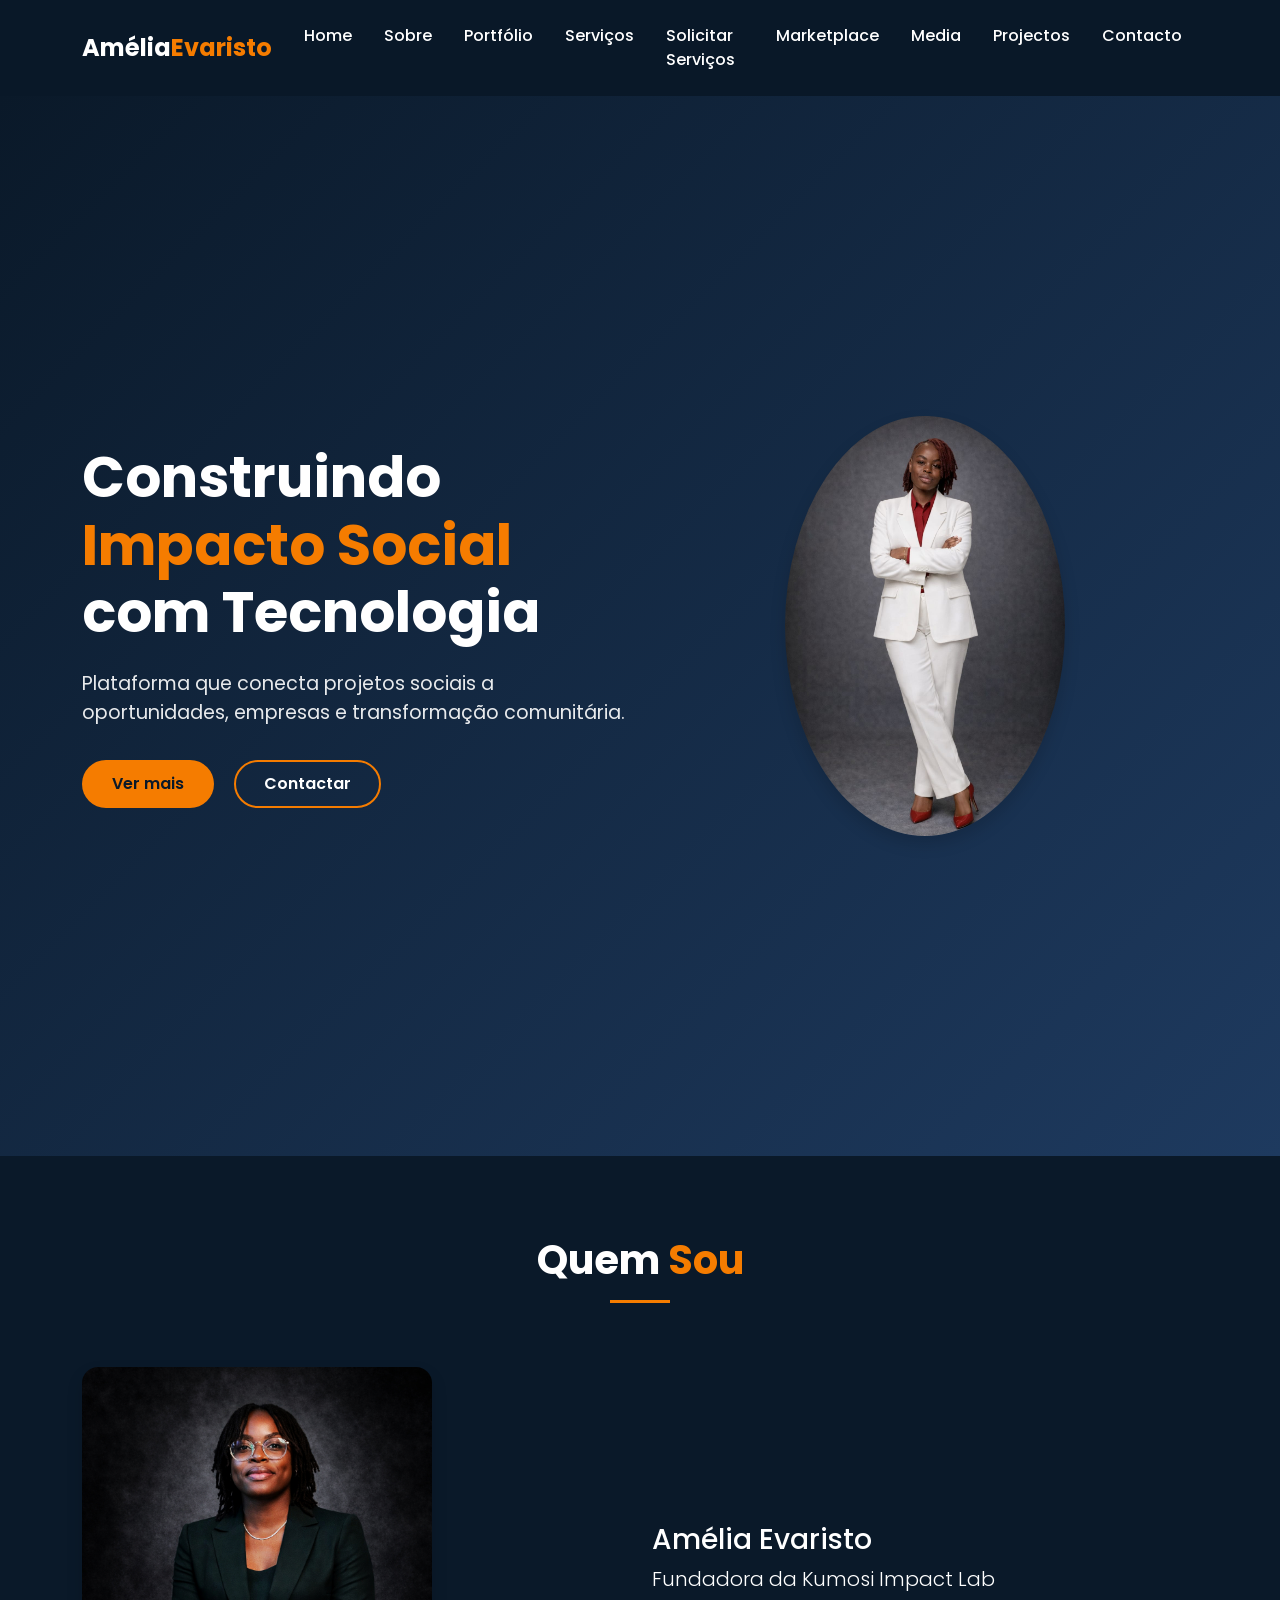
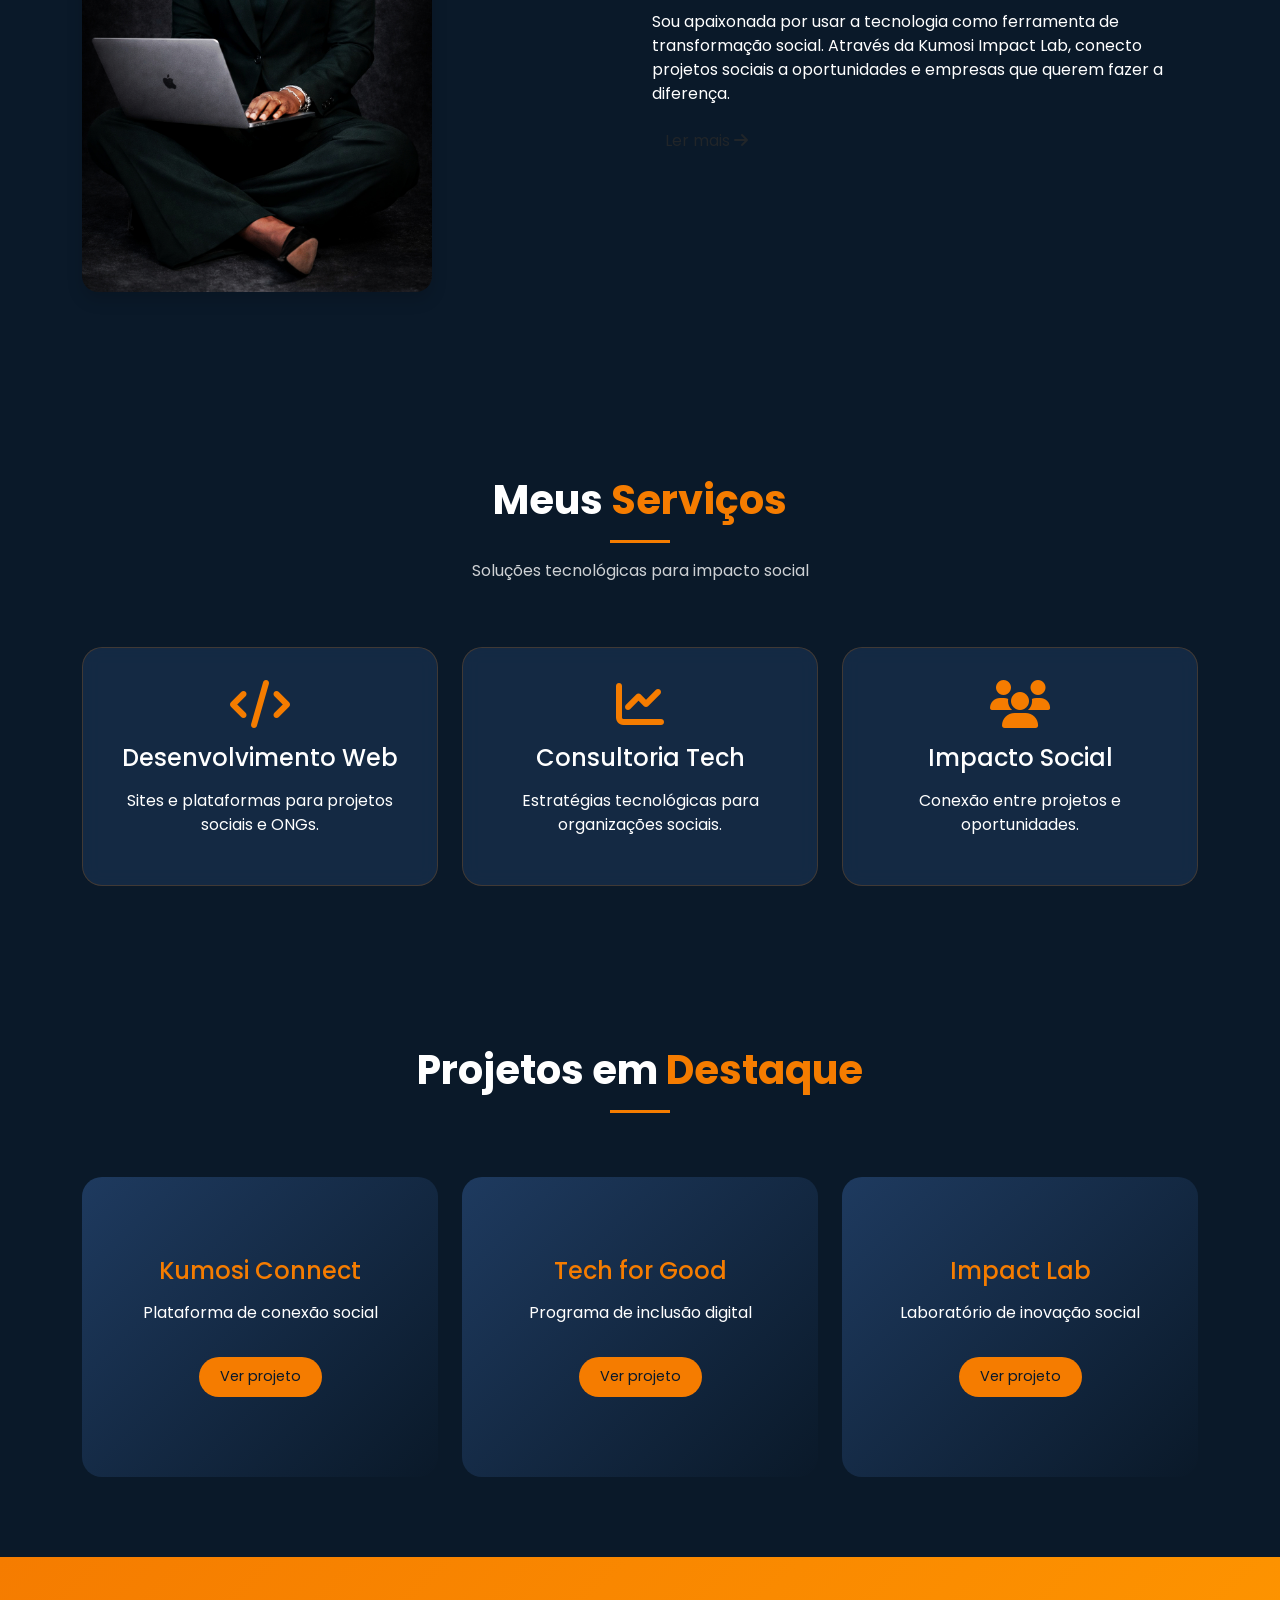
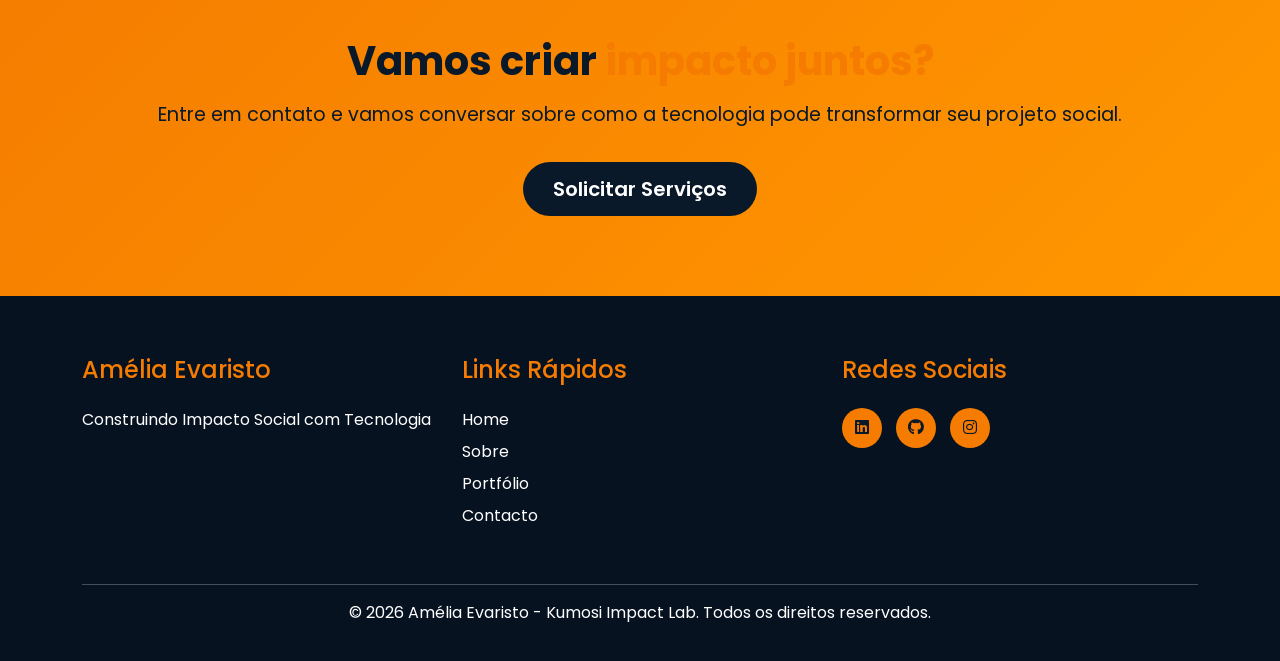
<file: amelia-portfólio/amelia-portfolio/index.html>
<!DOCTYPE html>
<html lang="pt">
<head>
    <meta charset="UTF-8">
    <meta name="viewport" content="width=device-width, initial-scale=1.0">
    <title>Amélia Evaristo | Impacto Social com Tecnologia</title>
    
    <!-- Meta tags para SEO -->
    <meta name="description" content="Amélia Evaristo - Construindo Impacto Social com Tecnologia. Plataforma que conecta projetos sociais a oportunidades.">
    <meta name="author" content="Amélia Evaristo">
    
    <!-- Bootstrap CSS -->
    <link href="https://cdn.jsdelivr.net/npm/bootstrap@5.3.2/dist/css/bootstrap.min.css" rel="stylesheet">
    
    <!-- Google Fonts -->
    <link href="https://fonts.googleapis.com/css2?family=Poppins:wght@300;400;500;600;700&display=swap" rel="stylesheet">
    
    <!-- Font Awesome (ícones) -->
    <link rel="stylesheet" href="https://cdnjs.cloudflare.com/ajax/libs/font-awesome/6.5.1/css/all.min.css">
    
    <!-- CSS Personalizado -->
    <link rel="stylesheet" href="style.css">
    
    <!-- PWA -->
    <link rel="manifest" href="manifest.json">
    <meta name="theme-color" content="#0a1929">
</head>
<body>

<!-- NAVBAR CORRIGIDA -->
<nav class="navbar navbar-expand-lg navbar-dark sticky-top">
    <div class="container">
        <a class="navbar-brand" href="index.html">
            <span class="brand-name">Amélia</span><span class="brand-orange">Evaristo</span>
        </a>

        <button class="navbar-toggler" type="button" data-bs-toggle="collapse" data-bs-target="#menu">
            <span class="navbar-toggler-icon"></span>
        </button>
       
        <!-- LINKS DENTRO DA DIV COLLAPSE -->
        <div class="collapse navbar-collapse" id="menu">
            <ul class="navbar-nav ms-auto">
                <li class="nav-item"><a class="nav-link" href="index.html">Home</a></li>
                <li class="nav-item"><a class="nav-link" href="sobre.html">Sobre</a></li>
                <li class="nav-item"><a class="nav-link" href="portfolio.html">Portfólio</a></li>
                <li class="nav-item"><a class="nav-link" href="servicos.html">Serviços</a></li>
                <li class="nav-item"><a class="nav-link" href="solicitar-servico.html">Solicitar Serviços</a></li>
                <li class="nav-item"><a class="nav-link" href="marketplace.html">Marketplace</a></li>
                <li class="nav-item"><a class="nav-link" href="media.html">Media</a></li>
                <li class="nav-item"><a class="nav-link" href="projetos.html">Projectos</a></li>
                <li class="nav-item"><a class="nav-link" href="contacto.html">Contacto</a></li>
            </ul>
        </div>
    </div>
</nav>

<!-- HERO SECTION - IMAGEM SEM RECORTE -->
<section class="hero">
    <div class="container">
        <div class="row align-items-center min-vh-100">
            
            <!-- TEXTO -->
            <div class="col-lg-6 hero-content text-center text-lg-start" data-aos="fade-right">
                <h1 class="hero-title">
                    Construindo <span class="orange-text">Impacto Social</span><br>
                    com Tecnologia
                </h1>
                <p class="hero-subtitle">
                    Plataforma que conecta projetos sociais a oportunidades, 
                    empresas e transformação comunitária.
                </p>
                <div class="hero-buttons">
                    <a href="sobre.html" class="btn btn-orange">Ver mais</a>
                    <a href="contacto.html" class="btn btn-outline-orange">Contactar</a>
                </div>
            </div>
            
            <!-- IMAGEM CORRIGIDA - SEM RECORTE, APENAS REDIMENSIONADA PROPORCIONALMENTE -->
            <div class="col-lg-6 text-center hero-image" data-aos="fade-left">
                <img src="imagens/amelia-home.jpg" alt="Amélia Evaristo - Fundadora da Kumosi Impact Lab" 
                     class="img-fluid rounded-circle shadow" 
                     style="max-width: 280px; width: 100%; height: auto;">
            </div>
            
        </div>
    </div>
</section>

<!-- SEÇÃO SOBRE (RESUMO) - IMAGEM SEM RECORTE -->
<section class="about-preview">
    <div class="container">
        <div class="row">
            <div class="col-12 text-center mb-5">
                <h2 class="section-title">Quem <span class="orange-text">Sou</span></h2>
                <div class="orange-line"></div>
            </div>
        </div>
        <div class="row align-items-center">
            <div class="col-lg-6 mb-4 text-center text-lg-start">
                <img src="imagens/amelia-sobre.jpg" alt="Amélia Evaristo" 
                     class="img-fluid rounded-4 shadow" 
                     style="max-width: 350px; width: 100%; height: auto;">
            </div>
            <div class="col-lg-6">
                <h3>Amélia Evaristo</h3>
                <p class="lead">Fundadora da Kumosi Impact Lab</p>
                <p>Sou apaixonada por usar a tecnologia como ferramenta de transformação social. 
                   Através da Kumosi Impact Lab, conecto projetos sociais a oportunidades e empresas 
                   que querem fazer a diferença.</p>
                <a href="sobre.html" class="btn btn-orange-outline">Ler mais <i class="fas fa-arrow-right"></i></a>
            </div>
        </div>
    </div>
</section>

<!-- SEÇÃO SERVIÇOS -->
<section class="services">
    <div class="container">
        <div class="row">
            <div class="col-12 text-center mb-5">
                <h2 class="section-title">Meus <span class="orange-text">Serviços</span></h2>
                <div class="orange-line"></div>
                <p class="section-subtitle">Soluções tecnológicas para impacto social</p>
            </div>
        </div>
        <div class="row g-4">
            <div class="col-md-4">
                <div class="service-card">
                    <i class="fas fa-code service-icon"></i>
                    <h4>Desenvolvimento Web</h4>
                    <p>Sites e plataformas para projetos sociais e ONGs.</p>
                </div>
            </div>
            <div class="col-md-4">
                <div class="service-card">
                    <i class="fas fa-chart-line service-icon"></i>
                    <h4>Consultoria Tech</h4>
                    <p>Estratégias tecnológicas para organizações sociais.</p>
                </div>
            </div>
            <div class="col-md-4">
                <div class="service-card">
                    <i class="fas fa-users service-icon"></i>
                    <h4>Impacto Social</h4>
                    <p>Conexão entre projetos e oportunidades.</p>
                </div>
            </div>
        </div>
    </div>
</section>

<!-- SEÇÃO PROJETOS DESTAQUE -->
<section class="projects-preview">
    <div class="container">
        <div class="row">
            <div class="col-12 text-center mb-5">
                <h2 class="section-title">Projetos em <span class="orange-text">Destaque</span></h2>
                <div class="orange-line"></div>
            </div>
        </div>
        <div class="row g-4">
            <div class="col-md-4">
                <div class="project-card">
                    <div class="project-overlay">
                        <h4>Kumosi Connect</h4>
                        <p>Plataforma de conexão social</p>
                        <a href="projetos.html" class="btn btn-small">Ver projeto</a>
                    </div>
                </div>
            </div>
            <div class="col-md-4">
                <div class="project-card">
                    <div class="project-overlay">
                        <h4>Tech for Good</h4>
                        <p>Programa de inclusão digital</p>
                        <a href="projetos.html" class="btn btn-small">Ver projeto</a>
                    </div>
                </div>
            </div>
            <div class="col-md-4">
                <div class="project-card">
                    <div class="project-overlay">
                        <h4>Impact Lab</h4>
                        <p>Laboratório de inovação social</p>
                        <a href="projetos.html" class="btn btn-small">Ver projeto</a>
                    </div>
                </div>
            </div>
        </div>
    </div>
</section>

<!-- SEÇÃO CTA (CHAMADA PARA AÇÃO) -->
<section class="cta">
    <div class="container text-center">
        <h2>Vamos criar <span class="orange-text">impacto juntos?</span></h2>
        <p>Entre em contato e vamos conversar sobre como a tecnologia pode transformar seu projeto social.</p>
        <a href="contacto.html" class="btn btn-orange btn-lg">Solicitar Serviços</a>
    </div>
</section>

<!-- FOOTER MELHORADO -->
<footer class="footer">
    <div class="container">
        <div class="row">
            <div class="col-md-4 mb-4">
                <h4>Amélia Evaristo</h4>
                <p>Construindo Impacto Social com Tecnologia</p>
            </div>
            <div class="col-md-4 mb-4">
                <h4>Links Rápidos</h4>
                <ul>
                    <li><a href="index.html">Home</a></li>
                    <li><a href="sobre.html">Sobre</a></li>
                    <li><a href="portfolio.html">Portfólio</a></li>
                    <li><a href="contacto.html">Contacto</a></li>
                </ul>
            </div>
            <div class="col-md-4 mb-4">
                <h4>Redes Sociais</h4>
                <div class="social-links">
                    <a href="#"><i class="fab fa-linkedin"></i></a>
                    <a href="#"><i class="fab fa-github"></i></a>
                    <a href="#"><i class="fab fa-instagram"></i></a>
                </div>
            </div>
        </div>
        <div class="row">
            <div class="col-12 text-center">
                <hr>
                <p>&copy; 2026 Amélia Evaristo - Kumosi Impact Lab. Todos os direitos reservados.</p>
            </div>
        </div>
    </div>
</footer>

<!-- Scripts -->
<script src="https://cdn.jsdelivr.net/npm/bootstrap@5.3.2/dist/js/bootstrap.bundle.min.js"></script>

<script>
// Service Worker
if ("serviceWorker" in navigator) {
    navigator.serviceWorker.register("service-worker.js")
        .then(() => console.log("Service Worker ativo"))
        .catch(err => console.log("Erro:", err));
}
</script>

</body>
    </html>
</file>
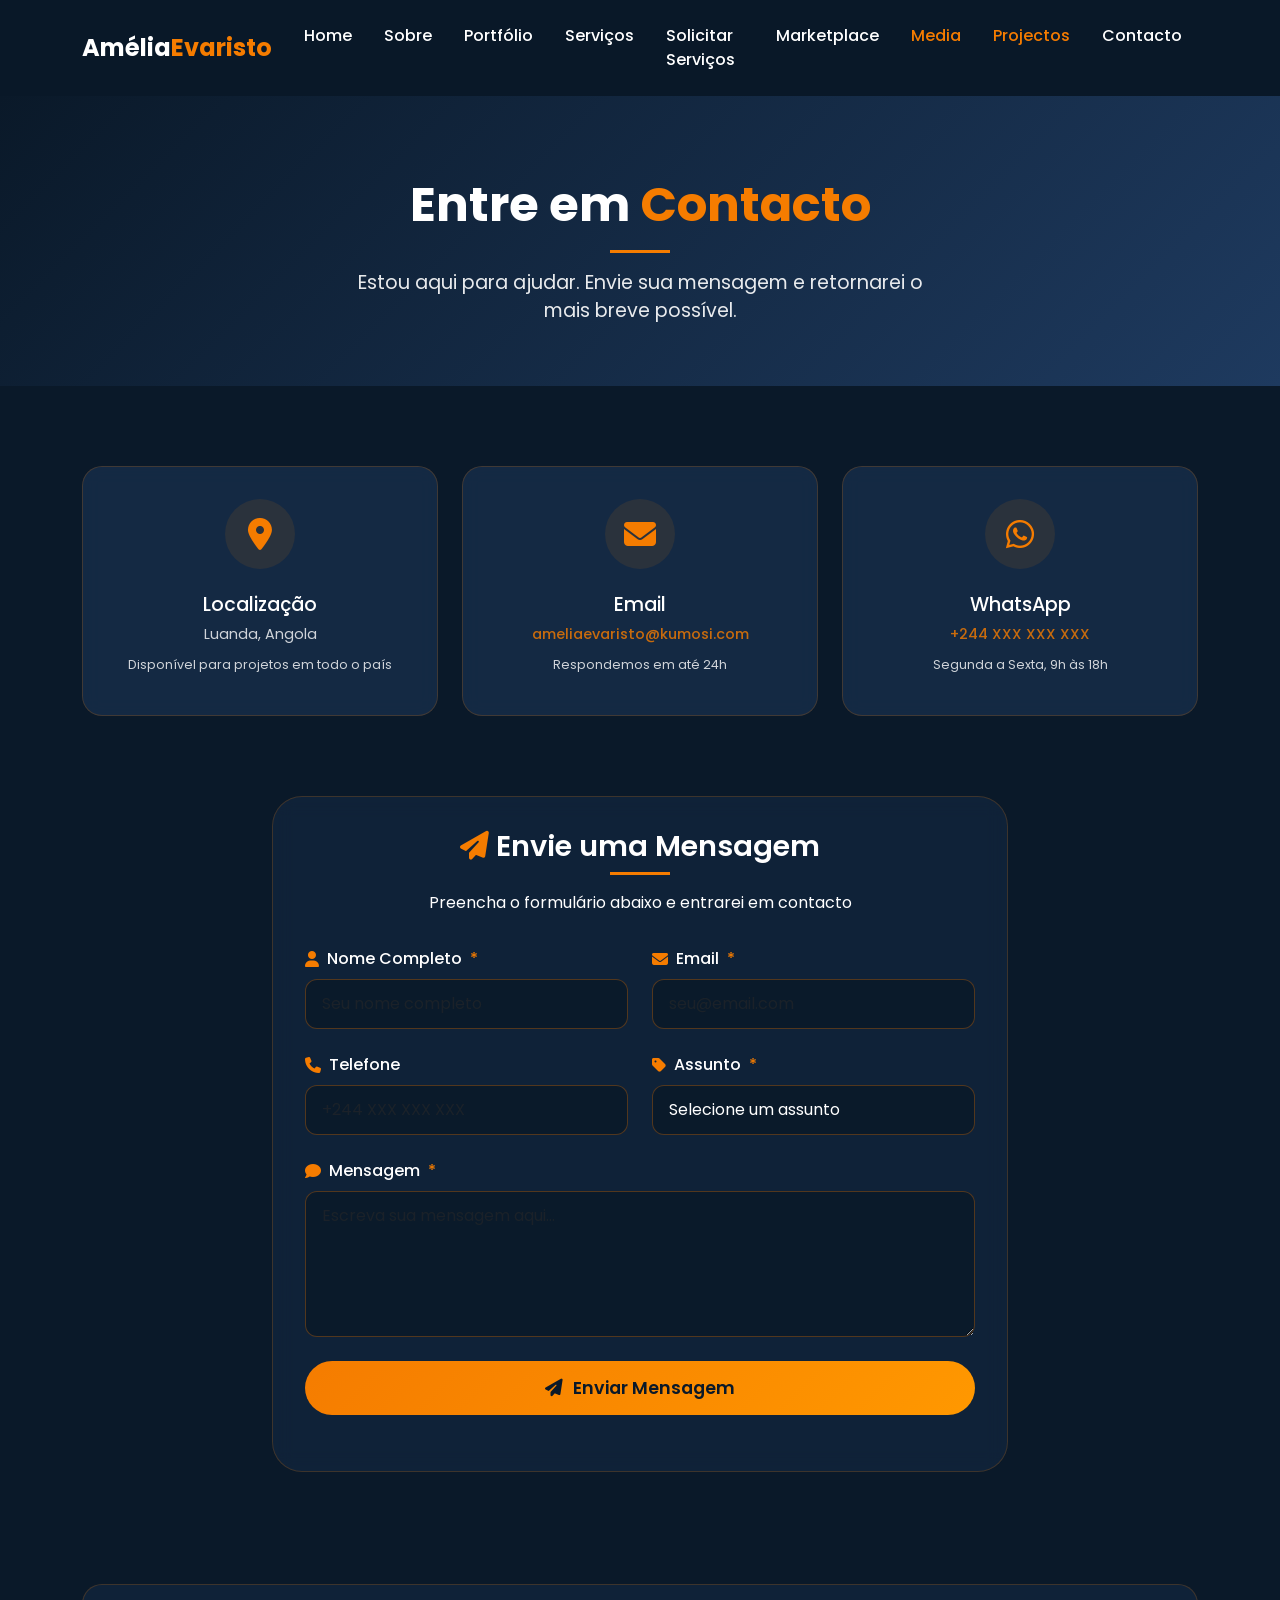
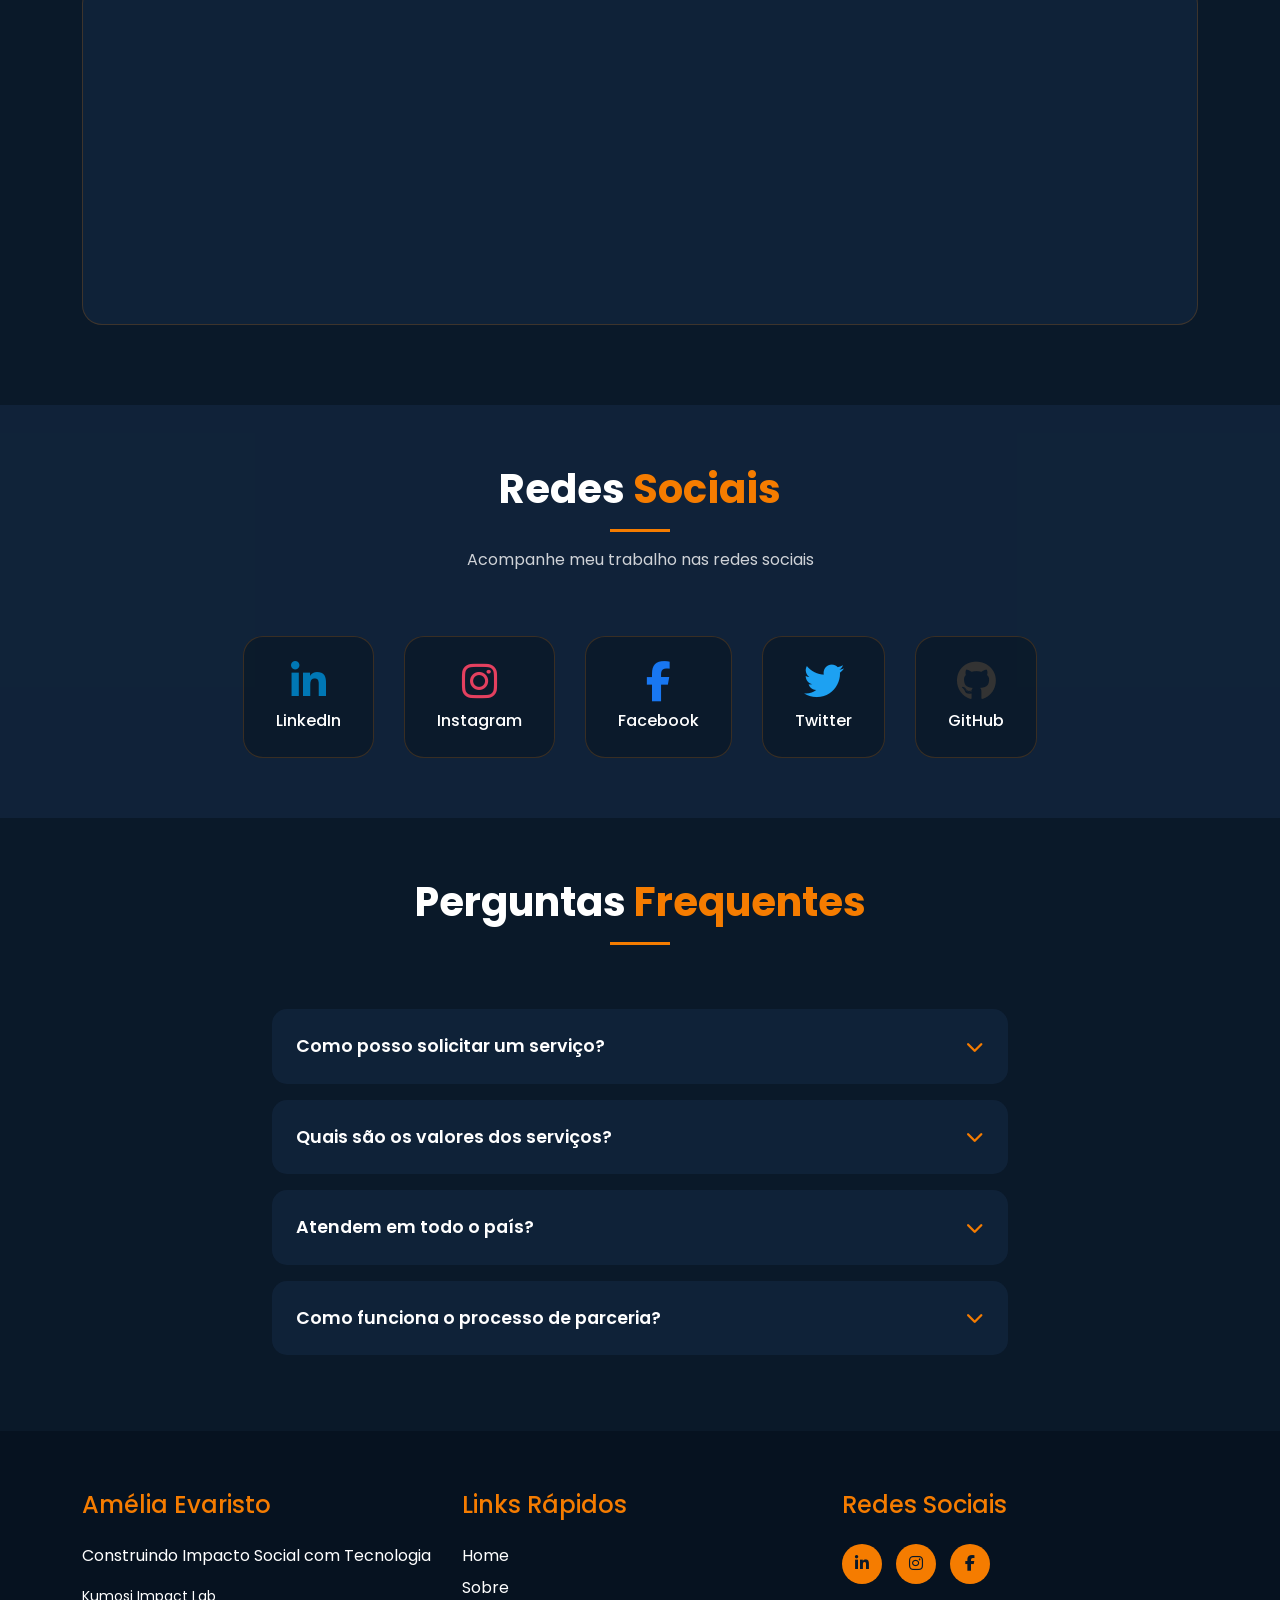
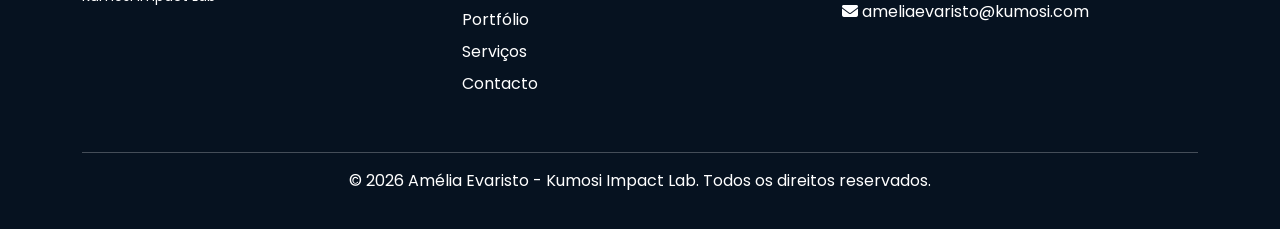
<file: amelia-portfólio/amelia-portfolio/contacto.html>
<!DOCTYPE html>
<html lang="pt">
<head>
<meta charset="UTF-8">
<meta name="viewport" content="width=device-width, initial-scale=1.0">
<title>Contacto | Amélia Evaristo - Kumosi Impact Lab</title>

<!-- Meta tags -->
<meta name="description" content="Entre em contacto com Amélia Evaristo e Kumosi Impact Lab. Solicite serviços, tire dúvidas ou proponha parcerias.">

<!-- Bootstrap CSS -->
<link href="https://cdn.jsdelivr.net/npm/bootstrap@5.3.2/dist/css/bootstrap.min.css" rel="stylesheet">

<!-- Google Fonts -->
<link href="https://fonts.googleapis.com/css2?family=Poppins:wght@300;400;500;600;700&display=swap" rel="stylesheet">

<!-- Font Awesome -->
<link rel="stylesheet" href="https://cdnjs.cloudflare.com/ajax/libs/font-awesome/6.5.1/css/all.min.css">

<!-- CSS Personalizado -->
<link rel="stylesheet" href="style.css">

<!-- PWA -->
<link rel="manifest" href="manifest.json">
<meta name="theme-color" content="#0a1929">

<style>
/* Estilos específicos do Contacto */

/* Hero */
.contact-hero {
    background: linear-gradient(135deg, var(--dark-blue) 0%, var(--blue-medium) 100%);
    padding: 80px 0 60px;
    text-align: center;
}

.contact-hero h1 {
    font-size: 3rem;
    font-weight: 700;
    margin-bottom: 1rem;
}

.contact-hero p {
    font-size: 1.2rem;
    opacity: 0.9;
    max-width: 600px;
    margin: 0 auto;
}

/* Seção de Contacto */
.contact-section {
    padding: 80px 0;
}

/* Cards de Informação */
.info-card {
    background: rgba(30, 58, 95, 0.5);
    backdrop-filter: blur(10px);
    border-radius: 20px;
    padding: 2rem;
    text-align: center;
    transition: all 0.3s ease;
    border: 1px solid rgba(245, 124, 0, 0.2);
    height: 100%;
}

.info-card:hover {
    transform: translateY(-10px);
    border-color: var(--orange);
    box-shadow: 0 20px 40px rgba(0, 0, 0, 0.3);
}

.info-icon {
    width: 70px;
    height: 70px;
    background: rgba(245, 124, 0, 0.1);
    border-radius: 50%;
    display: flex;
    align-items: center;
    justify-content: center;
    margin: 0 auto 1.5rem;
}

.info-icon i {
    font-size: 2rem;
    color: var(--orange);
}

.info-card h4 {
    font-size: 1.2rem;
    margin-bottom: 0.5rem;
}

.info-card p {
    font-size: 0.9rem;
    opacity: 0.8;
    margin-bottom: 0.5rem;
}

.info-card .contact-link {
    color: var(--orange);
    text-decoration: none;
    font-weight: 500;
}

.info-card .contact-link:hover {
    text-decoration: underline;
}

/* Formulário */
.form-wrapper {
    background: rgba(30, 58, 95, 0.3);
    backdrop-filter: blur(10px);
    border-radius: 30px;
    padding: 2rem;
    border: 1px solid rgba(245, 124, 0, 0.2);
}

.form-title {
    text-align: center;
    margin-bottom: 2rem;
}

.form-title h2 {
    font-size: 1.8rem;
    font-weight: 600;
}

.form-group {
    margin-bottom: 1.5rem;
}

.form-label {
    font-weight: 500;
    margin-bottom: 0.5rem;
    display: flex;
    align-items: center;
    gap: 8px;
}

.form-label i {
    color: var(--orange);
}

.form-control, .form-select {
    background: rgba(10, 25, 41, 0.8);
    border: 1px solid rgba(245, 124, 0, 0.3);
    border-radius: 12px;
    padding: 12px 16px;
    color: var(--white);
    font-size: 1rem;
    transition: all 0.3s ease;
}

.form-control:focus, .form-select:focus {
    background: rgba(10, 25, 41, 0.9);
    border-color: var(--orange);
    box-shadow: 0 0 0 3px rgba(245, 124, 0, 0.2);
    color: var(--white);
}

textarea.form-control {
    resize: vertical;
    min-height: 120px;
}

.btn-submit {
    background: linear-gradient(135deg, var(--orange), var(--orange-light));
    color: var(--dark-blue);
    padding: 14px 40px;
    border-radius: 40px;
    font-weight: 600;
    font-size: 1.1rem;
    border: none;
    transition: all 0.3s ease;
    display: inline-flex;
    align-items: center;
    gap: 10px;
    width: 100%;
    justify-content: center;
}

.btn-submit:hover {
    transform: translateY(-3px);
    box-shadow: 0 10px 20px rgba(245, 124, 0, 0.3);
}

/* Mapa */
.map-wrapper {
    background: rgba(30, 58, 95, 0.3);
    border-radius: 20px;
    padding: 1rem;
    border: 1px solid rgba(245, 124, 0, 0.2);
    margin-top: 2rem;
}

.map-wrapper iframe {
    border-radius: 15px;
    width: 100%;
    height: 300px;
}

/* Redes Sociais */
.social-section {
    padding: 60px 0;
    background: rgba(30, 58, 95, 0.3);
}

.social-grid {
    display: flex;
    justify-content: center;
    gap: 30px;
    flex-wrap: wrap;
}

.social-item {
    background: rgba(10, 25, 41, 0.8);
    border-radius: 20px;
    padding: 1.5rem 2rem;
    text-align: center;
    transition: all 0.3s ease;
    border: 1px solid rgba(245, 124, 0, 0.2);
    min-width: 120px;
}

.social-item:hover {
    transform: translateY(-10px);
    border-color: var(--orange);
}

.social-item i {
    font-size: 2.5rem;
    margin-bottom: 0.5rem;
}

.social-item a {
    color: var(--white);
    text-decoration: none;
    font-weight: 500;
}

.social-item a:hover {
    color: var(--orange);
}

/* FAQ */
.faq-section {
    padding: 60px 0;
}

.faq-item {
    background: rgba(30, 58, 95, 0.3);
    border-radius: 15px;
    padding: 1.5rem;
    margin-bottom: 1rem;
    cursor: pointer;
    transition: all 0.3s ease;
}

.faq-item:hover {
    background: rgba(245, 124, 0, 0.1);
}

.faq-question {
    display: flex;
    justify-content: space-between;
    align-items: center;
    font-weight: 600;
    font-size: 1.1rem;
}

.faq-question i {
    color: var(--orange);
    transition: transform 0.3s;
}

.faq-answer {
    max-height: 0;
    overflow: hidden;
    transition: max-height 0.3s ease;
    opacity: 0.8;
    margin-top: 0;
}

.faq-item.active .faq-answer {
    max-height: 200px;
    margin-top: 1rem;
}

.faq-item.active .faq-question i {
    transform: rotate(180deg);
}

/* Alertas */
.alert-success-custom {
    background: rgba(40, 167, 69, 0.2);
    border: 1px solid #28a745;
    border-radius: 12px;
    padding: 1rem;
    color: #28a745;
}

/* Responsivo */
@media (max-width: 768px) {
    .contact-hero h1 {
        font-size: 2rem;
    }
    
    .form-wrapper {
        padding: 1.5rem;
        margin-top: 2rem;
    }
    
    .info-card {
        margin-bottom: 1rem;
    }
    
    .social-item {
        padding: 1rem 1.5rem;
        min-width: 100px;
    }
    
    .social-item i {
        font-size: 1.8rem;
    }
}

/* Animações */
@keyframes fadeInUp {
    from {
        opacity: 0;
        transform: translateY(30px);
    }
    to {
        opacity: 1;
        transform: translateY(0);
    }
}

.info-card, .form-wrapper, .social-item, .faq-item {
    animation: fadeInUp 0.5s ease-out forwards;
}
</style>

</head>
<body>

<script>
if ("serviceWorker" in navigator) {
    navigator.serviceWorker.register("service-worker.js")
        .then(() => console.log("Service Worker ativo"))
        .catch(err => console.log("Erro:", err));
}
</script>

<!-- NAVBAR -->
<nav class="navbar navbar-expand-lg navbar-dark sticky-top">
    <div class="container">
        <a class="navbar-brand" href="index.html">
            <span class="brand-name">Amélia</span><span class="brand-orange">Evaristo</span>
        </a>

        <button class="navbar-toggler" type="button" data-bs-toggle="collapse" data-bs-target="#menu">
            <span class="navbar-toggler-icon"></span>
        </button>

        <div class="collapse navbar-collapse" id="menu">
            <ul class="navbar-nav ms-auto">

   
        <a class="nav-link" href="index.html">Home</a></li>
        <li class="nav-item"><a class="nav-link" href="sobre.html">Sobre</a></li>
        <li class="nav-item"><a class="nav-link" href="portfolio.html">Portfólio</a></li>
        <li class="nav-item"><a class="nav-link" href="servicos.html">Serviços</a></li>
        <li class="nav-item"><a class="nav-link" href="solicitar-servico.html">Solicitar Serviços</a></li>
        <li class="nav-item"><a class="nav-link" href="marketplace.html">Marketplace</a></li>
        <li class="nav-item"><a class="nav-link active" href="media.html">Media</a></li>
                <li class="nav-item"><a class="nav-link active" href="projetos.html">Projectos</a></li>
        <li class="nav-item"><a class="nav-link" href="contacto.html">Contacto</a></li>

        </div>
    </div>
</nav>

<!-- HERO -->
<section class="contact-hero">
    <div class="container">
        <h1>Entre em <span class="orange-text">Contacto</span></h1>
        <div class="orange-line mx-auto"></div>
        <p>Estou aqui para ajudar. Envie sua mensagem e retornarei o mais breve possível.</p>
    </div>
</section>

<!-- INFORMAÇÕES DE CONTACTO -->
<section class="contact-section">
    <div class="container">
        <div class="row g-4">
            <div class="col-md-4">
                <div class="info-card">
                    <div class="info-icon">
                        <i class="fas fa-map-marker-alt"></i>
                    </div>
                    <h4>Localização</h4>
                    <p>Luanda, Angola</p>
                    <p><small>Disponível para projetos em todo o país</small></p>
                </div>
            </div>
            
            <div class="col-md-4">
                <div class="info-card">
                    <div class="info-icon">
                        <i class="fas fa-envelope"></i>
                    </div>
                    <h4>Email</h4>
                    <p><a href="mailto:ameliaevaristo@kumosi.com" class="contact-link">ameliaevaristo@kumosi.com</a></p>
                    <p><small>Respondemos em até 24h</small></p>
                </div>
            </div>
            
            <div class="col-md-4">
                <div class="info-card">
                    <div class="info-icon">
                        <i class="fab fa-whatsapp"></i>
                    </div>
                    <h4>WhatsApp</h4>
                    <p><a href="https://wa.me/244900000000" class="contact-link">+244 XXX XXX XXX</a></p>
                    <p><small>Segunda a Sexta, 9h às 18h</small></p>
                </div>
            </div>
        </div>
    </div>
</section>

<!-- FORMULÁRIO DE CONTACTO -->
<section class="contact-section" style="padding-top: 0;">
    <div class="container">
        <div class="row">
            <div class="col-lg-8 mx-auto">
                <div class="form-wrapper">
                    <div class="form-title">
                        <h2><i class="fas fa-paper-plane" style="color: var(--orange);"></i> Envie uma Mensagem</h2>
                        <div class="orange-line mx-auto"></div>
                        <p>Preencha o formulário abaixo e entrarei em contacto</p>
                    </div>
                    
                    <form id="formContacto">
                        <div class="row">
                            <div class="col-md-6">
                                <div class="form-group">
                                    <label class="form-label" for="nome">
                                        <i class="fas fa-user"></i> Nome Completo <span style="color: var(--orange);">*</span>
                                    </label>
                                    <input type="text" id="nome" name="nome" class="form-control" 
                                           placeholder="Seu nome completo" required>
                                </div>
                            </div>
                            
                            <div class="col-md-6">
                                <div class="form-group">
                                    <label class="form-label" for="email">
                                        <i class="fas fa-envelope"></i> Email <span style="color: var(--orange);">*</span>
                                    </label>
                                    <input type="email" id="email" name="email" class="form-control" 
                                           placeholder="seu@email.com" required>
                                </div>
                            </div>
                        </div>
                        
                        <div class="row">
                            <div class="col-md-6">
                                <div class="form-group">
                                    <label class="form-label" for="telefone">
                                        <i class="fas fa-phone"></i> Telefone
                                    </label>
                                    <input type="tel" id="telefone" name="telefone" class="form-control" 
                                           placeholder="+244 XXX XXX XXX">
                                </div>
                            </div>
                            
                            <div class="col-md-6">
                                <div class="form-group">
                                    <label class="form-label" for="assunto">
                                        <i class="fas fa-tag"></i> Assunto <span style="color: var(--orange);">*</span>
                                    </label>
                                    <select id="assunto" name="assunto" class="form-select" required>
                                        <option value="">Selecione um assunto</option>
                                        <option value="Solicitar Serviço">Solicitar Serviço</option>
                                        <option value="Dúvida">Dúvida</option>
                                        <option value="Parceria">Parceria</option>
                                        <option value="Orçamento">Solicitar Orçamento</option>
                                        <option value="Outro">Outro</option>
                                    </select>
                                </div>
                            </div>
                        </div>
                        
                        <div class="form-group">
                            <label class="form-label" for="mensagem">
                                <i class="fas fa-comment"></i> Mensagem <span style="color: var(--orange);">*</span>
                            </label>
                            <textarea id="mensagem" name="mensagem" class="form-control" 
                                      rows="5" placeholder="Escreva sua mensagem aqui..." required></textarea>
                        </div>
                        
                        <div class="text-center">
                            <button type="submit" class="btn-submit" id="submitBtn">
                                <i class="fas fa-paper-plane"></i> Enviar Mensagem
                            </button>
                        </div>
                        
                        <div id="mensagemFeedback" class="text-center mt-4"></div>
                    </form>
                </div>
            </div>
        </div>
    </div>
</section>

<!-- MAPA -->
<section class="contact-section" style="padding-top: 0;">
    <div class="container">
        <div class="map-wrapper">
            <iframe 
                src="https://www.google.com/maps/embed?pb=!1m18!1m12!1m3!1d126206.4194231015!2d13.148957011736879!3d-8.83951336684599!2m3!1f0!2f0!3f0!3m2!1i1024!2i768!4f13.1!3m3!1m2!1s0x1a51f15e5b5e5e5b%3A0x5e5e5e5e5e5e5e5e!2sLuanda%2C%20Angola!5e0!3m2!1spt!2s!4v1700000000000!5m2!1spt!2s" 
                allowfullscreen="" 
                loading="lazy" 
                referrerpolicy="no-referrer-when-downgrade">
            </iframe>
        </div>
    </div>
</section>

<!-- REDES SOCIAIS -->
<section class="social-section">
    <div class="container">
        <div class="row text-center mb-5">
            <div class="col-12">
                <h2 class="section-title">Redes <span class="orange-text">Sociais</span></h2>
                <div class="orange-line mx-auto"></div>
                <p class="section-subtitle">Acompanhe meu trabalho nas redes sociais</p>
            </div>
        </div>
        
        <div class="social-grid">
            <div class="social-item">
                <i class="fab fa-linkedin-in" style="color: #0077b5;"></i>
                <div><a href="#" target="_blank">LinkedIn</a></div>
            </div>
            <div class="social-item">
                <i class="fab fa-instagram" style="color: #e4405f;"></i>
                <div><a href="#" target="_blank">Instagram</a></div>
            </div>
            <div class="social-item">
                <i class="fab fa-facebook-f" style="color: #1877f2;"></i>
                <div><a href="#" target="_blank">Facebook</a></div>
            </div>
            <div class="social-item">
                <i class="fab fa-twitter" style="color: #1da1f2;"></i>
                <div><a href="#" target="_blank">Twitter</a></div>
            </div>
            <div class="social-item">
                <i class="fab fa-github" style="color: #333;"></i>
                <div><a href="#" target="_blank">GitHub</a></div>
            </div>
        </div>
    </div>
</section>

<!-- FAQ -->
<section class="faq-section">
    <div class="container">
        <div class="row text-center mb-5">
            <div class="col-12">
                <h2 class="section-title">Perguntas <span class="orange-text">Frequentes</span></h2>
                <div class="orange-line mx-auto"></div>
            </div>
        </div>
        
        <div class="row justify-content-center">
            <div class="col-lg-8">
                <div class="faq-item">
                    <div class="faq-question">
                        <span>Como posso solicitar um serviço?</span>
                        <i class="fas fa-chevron-down"></i>
                    </div>
                    <div class="faq-answer">
                        Você pode preencher o formulário de contacto ou ir diretamente à página "Solicitar Serviço". Respondemos em até 24h úteis.
                    </div>
                </div>
                
                <div class="faq-item">
                    <div class="faq-question">
                        <span>Quais são os valores dos serviços?</span>
                        <i class="fas fa-chevron-down"></i>
                    </div>
                    <div class="faq-answer">
                        Os valores variam conforme a complexidade e duração do projeto. Entre em contacto para solicitar um orçamento personalizado e sem compromisso.
                    </div>
                </div>
                
                <div class="faq-item">
                    <div class="faq-question">
                        <span>Atendem em todo o país?</span>
                        <i class="fas fa-chevron-down"></i>
                    </div>
                    <div class="faq-answer">
                        Sim! Atendemos presencialmente em Luanda e remotamente para todo o país e exterior.
                    </div>
                </div>
                
                <div class="faq-item">
                    <div class="faq-question">
                        <span>Como funciona o processo de parceria?</span>
                        <i class="fas fa-chevron-down"></i>
                    </div>
                    <div class="faq-answer">
                        Para parcerias institucionais, entre em contacto via email com a proposta. Analisaremos e retornaremos para alinharmos os próximos passos.
                    </div>
                </div>
            </div>
        </div>
    </div>
</section>

<!-- FOOTER -->
<footer class="footer">
    <div class="container">
        <div class="row">
            <div class="col-md-4 mb-4">
                <h4>Amélia Evaristo</h4>
                <p>Construindo Impacto Social com Tecnologia</p>
                <p><small>Kumosi Impact Lab</small></p>
            </div>
            <div class="col-md-4 mb-4">
                <h4>Links Rápidos</h4>
                <ul>
                    <li><a href="index.html">Home</a></li>
                    <li><a href="sobre.html">Sobre</a></li>
                    <li><a href="portfolio.html">Portfólio</a></li>
                    <li><a href="servicos.html">Serviços</a></li>
                    <li><a href="contacto.html">Contacto</a></li>
                </ul>
            </div>
            <div class="col-md-4 mb-4">
                <h4>Redes Sociais</h4>
                <div class="social-links">
                    <a href="#" target="_blank"><i class="fab fa-linkedin-in"></i></a>
                    <a href="#" target="_blank"><i class="fab fa-instagram"></i></a>
                    <a href="#" target="_blank"><i class="fab fa-facebook-f"></i></a>
                </div>
                <p class="mt-3">
                    <i class="fas fa-envelope"></i> ameliaevaristo@kumosi.com
                </p>
            </div>
        </div>
        <div class="row">
            <div class="col-12 text-center">
                <hr>
                <p>&copy; 2026 Amélia Evaristo - Kumosi Impact Lab. Todos os direitos reservados.</p>
            </div>
        </div>
    </div>
</footer>

<script src="https://cdn.jsdelivr.net/npm/bootstrap@5.3.2/dist/js/bootstrap.bundle.min.js"></script>

<!-- Script do Formulário e FAQ -->
<script>
    // FAQ Accordion
    document.querySelectorAll('.faq-item').forEach(item => {
        const question = item.querySelector('.faq-question');
        question.addEventListener('click', () => {
            item.classList.toggle('active');
        });
    });
    
    // Formulário de Contacto
    const form = document.getElementById("formContacto");
    const mensagemDiv = document.getElementById("mensagemFeedback");
    
    function validateEmail(email) {
        const re = /^[^\s@]+@[^\s@]+\.[^\s@]+$/;
        return re.test(email);
    }
    
    form.addEventListener("submit", async function(e) {
        e.preventDefault();
        
        const nome = document.getElementById("nome").value.trim();
        const email = document.getElementById("email").value.trim();
        const assunto = document.getElementById("assunto").value;
        const mensagem = document.getElementById("mensagem").value.trim();
        
        // Validação
        if (!nome || nome.length < 3) {
            mensagemDiv.innerHTML = '<div class="alert alert-danger">Por favor, informe seu nome completo.</div>';
            return;
        }
        
        if (!email || !validateEmail(email)) {
            mensagemDiv.innerHTML = '<div class="alert alert-danger">Por favor, informe um email válido.</div>';
            return;
        }
        
        if (!assunto) {
            mensagemDiv.innerHTML = '<div class="alert alert-danger">Por favor, selecione um assunto.</div>';
            return;
        }
        
        if (!mensagem || mensagem.length < 10) {
            mensagemDiv.innerHTML = '<div class="alert alert-danger">Por favor, escreva uma mensagem (mínimo 10 caracteres).</div>';
            return;
        }
        
        // Simular envio (aqui você pode integrar com backend)
        const submitBtn = document.getElementById("submitBtn");
        const originalText = submitBtn.innerHTML;
        submitBtn.innerHTML = '<i class="fas fa-spinner fa-spin"></i> Enviando...';
        submitBtn.disabled = true;
        
        




// No lugar do setTimeout, use:
const formData = new FormData(form);

try {
    const response = await fetch('backend/enviar-contato.php', {
        method: 'POST',
        body: formData
    });
    
    const result = await response.json();
    
    if (result.success) {
        msgDiv.innerHTML = `
            <div class="alert-success-custom">
                <i class="fas fa-check-circle"></i> 
                ${result.message}
            </div>
        `;
        form.reset();
    } else if (result.errors) {
        // Mostrar erros
        let errosHtml = '<div class="alert-danger-custom"><ul>';
        for (const [campo, erro] of Object.entries(result.errors)) {
            errosHtml += `<li>${erro}</li>`;
        }
        errosHtml += '</ul></div>';
        msgDiv.innerHTML = errosHtml;
    }
} catch (error) {
    msgDiv.innerHTML = '<div class="alert-danger-custom">Erro ao enviar. Tente novamente.</div>';
}
</file>
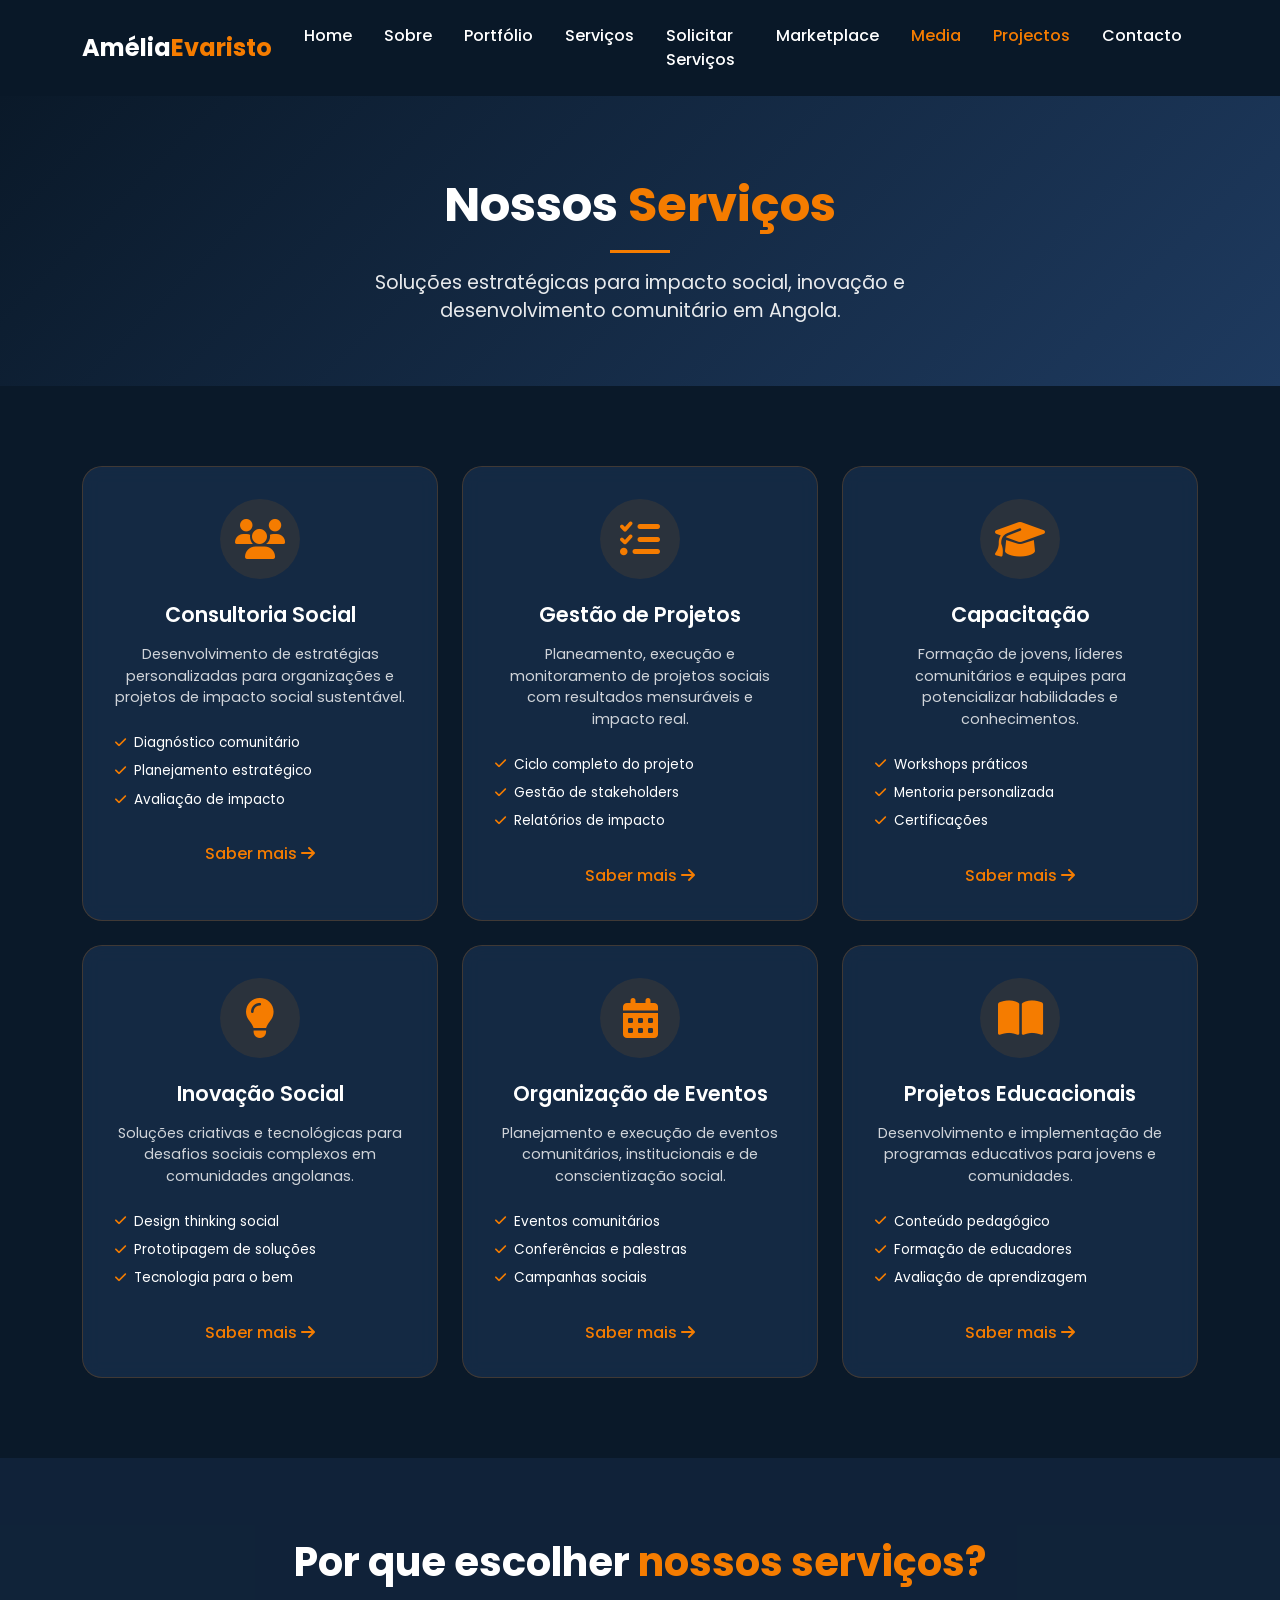
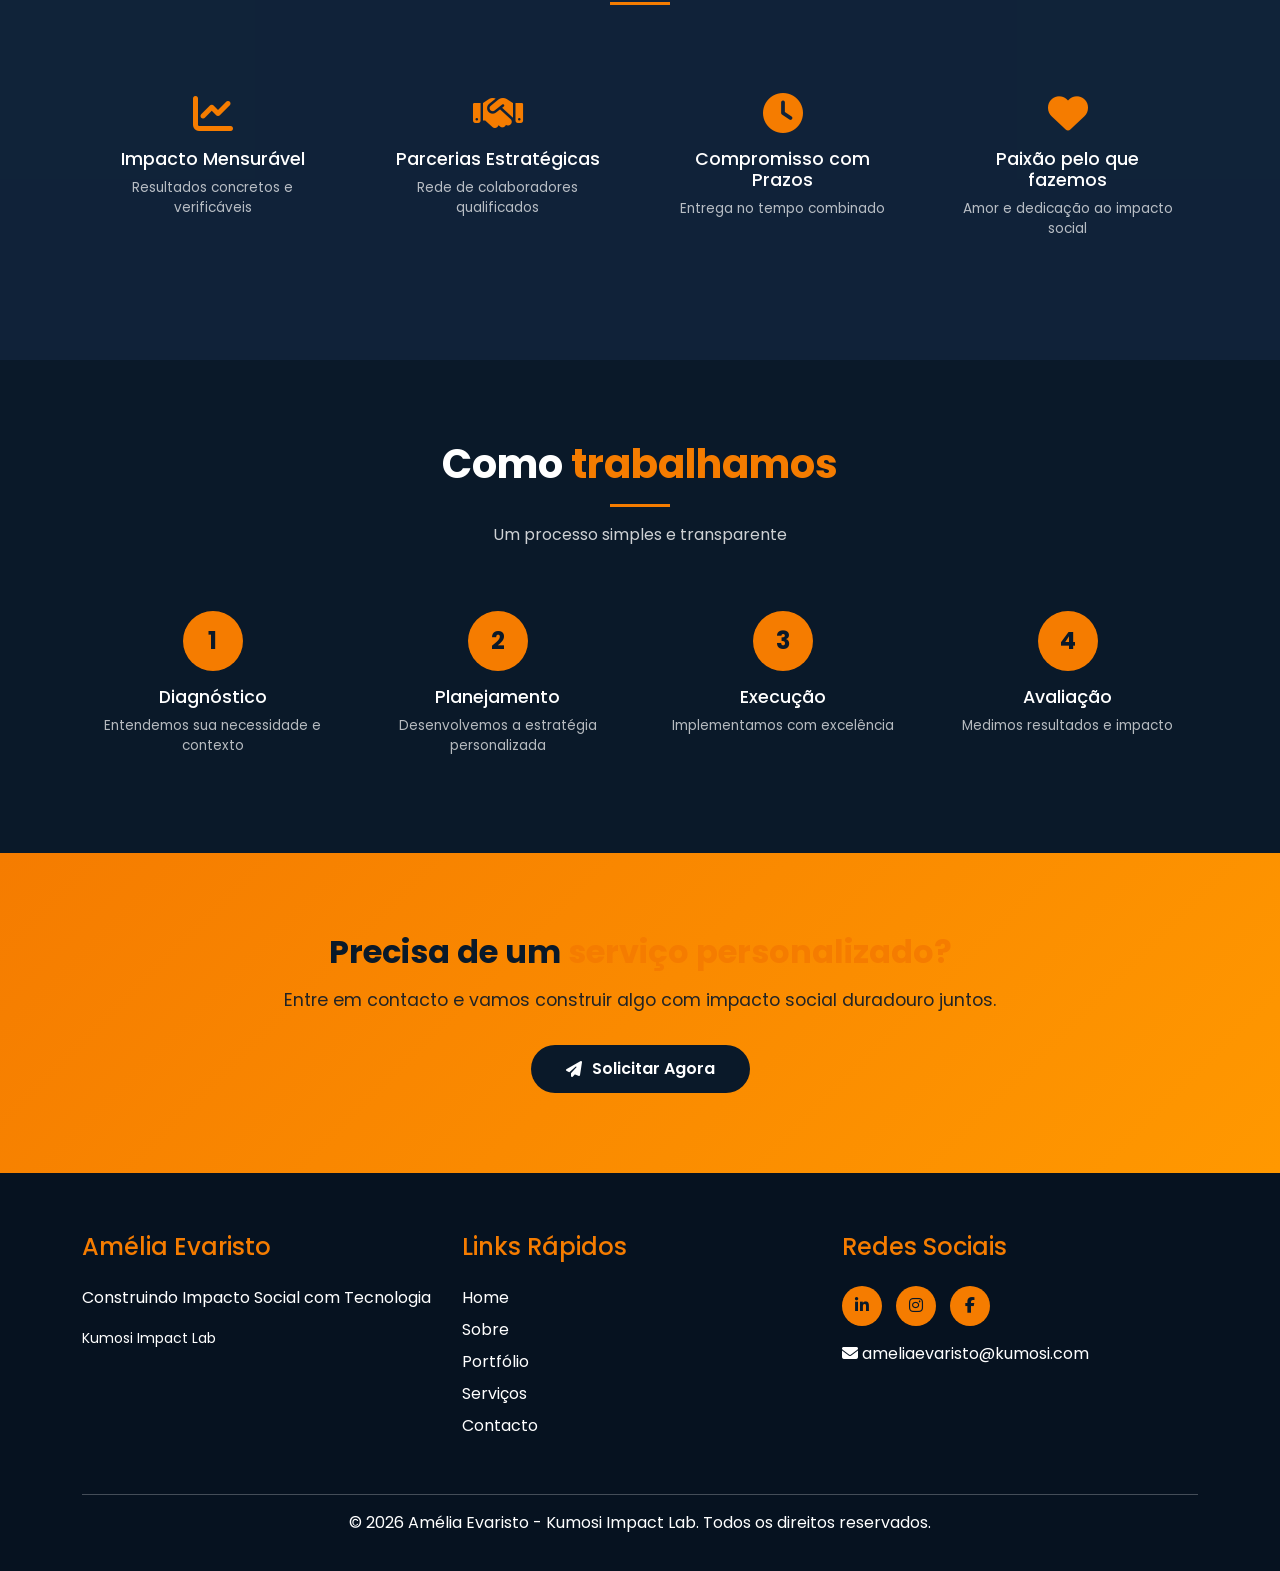
<file: amelia-portfólio/amelia-portfolio/servicos.html>
<!DOCTYPE html> 
<html lang="pt">
<head>
<meta charset="UTF-8">
<meta name="viewport" content="width=device-width, initial-scale=1.0">
<title>Serviços | Amélia Evaristo - Kumosi Impact Lab</title>

<!-- Meta tags -->
<meta name="description" content="Serviços de consultoria social, gestão de projetos, capacitação, inovação social e muito mais. Soluções estratégicas para impacto em Angola.">

<!-- Google Analytics -->
<script async src="https://www.googletagmanager.com/gtag/js?id=G-M3H1NBYTLX"></script>
<script>
window.dataLayer = window.dataLayer || [];
function gtag(){dataLayer.push(arguments);}
gtag('js', new Date());
gtag('config', 'G-M3H1NBYTLX');
</script>

<!-- Bootstrap CSS -->
<link href="https://cdn.jsdelivr.net/npm/bootstrap@5.3.2/dist/css/bootstrap.min.css" rel="stylesheet">

<!-- Google Fonts -->
<link href="https://fonts.googleapis.com/css2?family=Poppins:wght@300;400;500;600;700&display=swap" rel="stylesheet">

<!-- Bootstrap Icons -->
<link href="https://cdn.jsdelivr.net/npm/bootstrap-icons@1.11.3/font/bootstrap-icons.css" rel="stylesheet">

<!-- Font Awesome -->
<link rel="stylesheet" href="https://cdnjs.cloudflare.com/ajax/libs/font-awesome/6.5.1/css/all.min.css">

<!-- CSS Personalizado -->
<link rel="stylesheet" href="style.css">

<!-- PWA -->
<link rel="manifest" href="manifest.json">
<meta name="theme-color" content="#0a1929">

<style>
/* Estilos específicos da página de Serviços */

/* Hero */
.services-hero {
    background: linear-gradient(135deg, var(--dark-blue) 0%, var(--blue-medium) 100%);
    padding: 80px 0 60px;
    text-align: center;
}

.services-hero h1 {
    font-size: 3rem;
    font-weight: 700;
    margin-bottom: 1rem;
}

.services-hero p {
    font-size: 1.2rem;
    opacity: 0.9;
    max-width: 600px;
    margin: 0 auto;
}

/* Cards de Serviços */
.services-section {
    padding: 80px 0;
}

.service-card {
    background: rgba(30, 58, 95, 0.5);
    backdrop-filter: blur(10px);
    border-radius: 20px;
    padding: 2rem;
    text-align: center;
    transition: all 0.3s ease;
    border: 1px solid rgba(245, 124, 0, 0.2);
    height: 100%;
    position: relative;
    overflow: hidden;
}

.service-card::before {
    content: '';
    position: absolute;
    top: 0;
    left: -100%;
    width: 100%;
    height: 100%;
    background: linear-gradient(90deg, transparent, rgba(245, 124, 0, 0.1), transparent);
    transition: left 0.5s ease;
}

.service-card:hover::before {
    left: 100%;
}

.service-card:hover {
    transform: translateY(-10px);
    border-color: var(--orange);
    box-shadow: 0 20px 40px rgba(0, 0, 0, 0.3);
}

.service-icon {
    width: 80px;
    height: 80px;
    background: rgba(245, 124, 0, 0.1);
    border-radius: 50%;
    display: flex;
    align-items: center;
    justify-content: center;
    margin: 0 auto 1.5rem;
    transition: all 0.3s ease;
}

.service-card:hover .service-icon {
    background: var(--orange);
    transform: scale(1.1);
}

.service-icon i,
.service-icon .bi {
    font-size: 2.5rem;
    color: var(--orange);
    transition: all 0.3s ease;
}

.service-card:hover .service-icon i,
.service-card:hover .service-icon .bi {
    color: var(--dark-blue);
}

.service-card h4 {
    font-size: 1.3rem;
    font-weight: 600;
    margin-bottom: 1rem;
}

.service-card p {
    font-size: 0.9rem;
    opacity: 0.8;
    margin-bottom: 1.5rem;
}

.service-features {
    list-style: none;
    padding: 0;
    margin: 1rem 0;
    text-align: left;
}

.service-features li {
    font-size: 0.85rem;
    margin-bottom: 0.5rem;
    display: flex;
    align-items: center;
    gap: 8px;
}

.service-features li i {
    color: var(--orange);
    font-size: 0.8rem;
}

.service-link {
    display: inline-block;
    color: var(--orange);
    text-decoration: none;
    font-weight: 500;
    margin-top: 1rem;
    transition: all 0.3s ease;
}

.service-link:hover {
    color: var(--orange-light);
    transform: translateX(5px);
}

/* Seção de Diferenciais */
.differentials-section {
    padding: 80px 0;
    background: rgba(30, 58, 95, 0.3);
}

.differential-card {
    text-align: center;
    padding: 1.5rem;
}

.differential-card i {
    font-size: 2.5rem;
    color: var(--orange);
    margin-bottom: 1rem;
}

.differential-card h4 {
    font-size: 1.1rem;
    margin-bottom: 0.5rem;
}

.differential-card p {
    font-size: 0.85rem;
    opacity: 0.7;
}

/* Seção de Preços (Opcional) */
.pricing-section {
    padding: 80px 0;
}

.pricing-card {
    background: rgba(30, 58, 95, 0.5);
    backdrop-filter: blur(10px);
    border-radius: 20px;
    padding: 2rem;
    text-align: center;
    transition: all 0.3s ease;
    border: 1px solid rgba(245, 124, 0, 0.2);
    height: 100%;
    position: relative;
}

.pricing-card.featured {
    border: 2px solid var(--orange);
    transform: scale(1.05);
}

.pricing-badge {
    position: absolute;
    top: -12px;
    right: 20px;
    background: var(--orange);
    color: var(--dark-blue);
    padding: 4px 15px;
    border-radius: 20px;
    font-size: 0.8rem;
    font-weight: 600;
}

.pricing-card h3 {
    font-size: 1.5rem;
    margin-bottom: 1rem;
}

.pricing-price {
    font-size: 2.5rem;
    font-weight: 700;
    color: var(--orange);
    margin-bottom: 1rem;
}

.pricing-price small {
    font-size: 0.9rem;
    font-weight: 400;
    opacity: 0.7;
}

.pricing-features {
    list-style: none;
    padding: 0;
    margin: 1.5rem 0;
    text-align: left;
}

.pricing-features li {
    padding: 0.5rem 0;
    display: flex;
    align-items: center;
    gap: 8px;
}

.pricing-features li i {
    color: var(--orange);
}

/* CTA Section */
.cta-section {
    padding: 80px 0;
    background: linear-gradient(135deg, var(--orange), var(--orange-light));
    color: var(--dark-blue);
    text-align: center;
}

.cta-section h2 {
    font-size: 2rem;
    font-weight: 700;
    margin-bottom: 1rem;
}

.cta-section p {
    font-size: 1.1rem;
    margin-bottom: 2rem;
    opacity: 0.9;
}

.btn-cta {
    background: var(--dark-blue);
    color: var(--white);
    padding: 12px 35px;
    border-radius: 30px;
    font-weight: 600;
    text-decoration: none;
    transition: all 0.3s ease;
    display: inline-flex;
    align-items: center;
    gap: 10px;
}

.btn-cta:hover {
    transform: translateY(-3px);
    box-shadow: 0 10px 20px rgba(0, 0, 0, 0.2);
    color: var(--white);
}

/* Processo de Trabalho */
.process-section {
    padding: 80px 0;
}

.process-step {
    text-align: center;
    position: relative;
}

.process-number {
    width: 60px;
    height: 60px;
    background: var(--orange);
    color: var(--dark-blue);
    border-radius: 50%;
    display: flex;
    align-items: center;
    justify-content: center;
    font-size: 1.5rem;
    font-weight: 700;
    margin: 0 auto 1rem;
}

.process-step h4 {
    font-size: 1.1rem;
    margin-bottom: 0.5rem;
}

.process-step p {
    font-size: 0.85rem;
    opacity: 0.7;
}

/* Responsivo */
@media (max-width: 768px) {
    .services-hero h1 {
        font-size: 2rem;
    }
    
    .service-card {
        padding: 1.5rem;
    }
    
    .pricing-card.featured {
        transform: scale(1);
    }
    
    .cta-section h2 {
        font-size: 1.5rem;
    }
    
    .process-step {
        margin-bottom: 2rem;
    }
}

/* Animações */
@keyframes fadeInUp {
    from {
        opacity: 0;
        transform: translateY(30px);
    }
    to {
        opacity: 1;
        transform: translateY(0);
    }
}

.service-card, .pricing-card, .differential-card {
    animation: fadeInUp 0.5s ease-out forwards;
}
</style>

</head>

<body>

<script>
if ("serviceWorker" in navigator) {
    navigator.serviceWorker.register("service-worker.js")
        .then(() => console.log("Service Worker ativo"))
        .catch(err => console.log("Erro:", err));
}
</script>

<!-- NAVBAR MELHORADA -->
<nav class="navbar navbar-expand-lg navbar-dark sticky-top">
    <div class="container">
        <a class="navbar-brand" href="index.html">
            <span class="brand-name">Amélia</span><span class="brand-orange">Evaristo</span>
        </a>

        <button class="navbar-toggler" type="button" data-bs-toggle="collapse" data-bs-target="#menu">
            <span class="navbar-toggler-icon"></span>
        </button>

        <div class="collapse navbar-collapse" id="menu">
            <ul class="navbar-nav ms-auto">
                
        <a class="nav-link" href="index.html">Home</a></li>
        <li class="nav-item"><a class="nav-link" href="sobre.html">Sobre</a></li>
        <li class="nav-item"><a class="nav-link" href="portfolio.html">Portfólio</a></li>
        <li class="nav-item"><a class="nav-link" href="servicos.html">Serviços</a></li>
        <li class="nav-item"><a class="nav-link" href="solicitar-servico.html">Solicitar Serviços</a></li>
        <li class="nav-item"><a class="nav-link" href="marketplace.html">Marketplace</a></li>
        <li class="nav-item"><a class="nav-link active" href="media.html">Media</a></li>
                <li class="nav-item"><a class="nav-link active" href="projetos.html">Projectos</a></li>
        <li class="nav-item"><a class="nav-link" href="contacto.html">Contacto</a></li>

        </div>
    </div>
</nav>

<!-- HERO MELHORADO -->
<section class="services-hero">
    <div class="container">
        <h1>Nossos <span class="orange-text">Serviços</span></h1>
        <div class="orange-line mx-auto"></div>
        <p>Soluções estratégicas para impacto social, inovação e desenvolvimento comunitário em Angola.</p>
    </div>
</section>

<!-- SERVIÇOS PRINCIPAIS -->
<section class="services-section">
    <div class="container">
        <div class="row g-4">
            <!-- Serviço 1 -->
            <div class="col-md-6 col-lg-4">
                <div class="service-card">
                    <div class="service-icon">
                        <i class="fas fa-users"></i>
                    </div>
                    <h4>Consultoria Social</h4>
                    <p>Desenvolvimento de estratégias personalizadas para organizações e projetos de impacto social sustentável.</p>
                    <ul class="service-features">
                        <li><i class="fas fa-check"></i> Diagnóstico comunitário</li>
                        <li><i class="fas fa-check"></i> Planejamento estratégico</li>
                        <li><i class="fas fa-check"></i> Avaliação de impacto</li>
                    </ul>
                    <a href="solicitar-servico.html" class="service-link">Saber mais <i class="fas fa-arrow-right"></i></a>
                </div>
            </div>

            <!-- Serviço 2 -->
            <div class="col-md-6 col-lg-4">
                <div class="service-card">
                    <div class="service-icon">
                        <i class="fas fa-tasks"></i>
                    </div>
                    <h4>Gestão de Projetos</h4>
                    <p>Planeamento, execução e monitoramento de projetos sociais com resultados mensuráveis e impacto real.</p>
                    <ul class="service-features">
                        <li><i class="fas fa-check"></i> Ciclo completo do projeto</li>
                        <li><i class="fas fa-check"></i> Gestão de stakeholders</li>
                        <li><i class="fas fa-check"></i> Relatórios de impacto</li>
                    </ul>
                    <a href="solicitar-servico.html" class="service-link">Saber mais <i class="fas fa-arrow-right"></i></a>
                </div>
            </div>

            <!-- Serviço 3 -->
            <div class="col-md-6 col-lg-4">
                <div class="service-card">
                    <div class="service-icon">
                        <i class="fas fa-graduation-cap"></i>
                    </div>
                    <h4>Capacitação</h4>
                    <p>Formação de jovens, líderes comunitários e equipes para potencializar habilidades e conhecimentos.</p>
                    <ul class="service-features">
                        <li><i class="fas fa-check"></i> Workshops práticos</li>
                        <li><i class="fas fa-check"></i> Mentoria personalizada</li>
                        <li><i class="fas fa-check"></i> Certificações</li>
                    </ul>
                    <a href="solicitar-servico.html" class="service-link">Saber mais <i class="fas fa-arrow-right"></i></a>
                </div>
            </div>

            <!-- Serviço 4 -->
            <div class="col-md-6 col-lg-4">
                <div class="service-card">
                    <div class="service-icon">
                        <i class="fas fa-lightbulb"></i>
                    </div>
                    <h4>Inovação Social</h4>
                    <p>Soluções criativas e tecnológicas para desafios sociais complexos em comunidades angolanas.</p>
                    <ul class="service-features">
                        <li><i class="fas fa-check"></i> Design thinking social</li>
                        <li><i class="fas fa-check"></i> Prototipagem de soluções</li>
                        <li><i class="fas fa-check"></i> Tecnologia para o bem</li>
                    </ul>
                    <a href="solicitar-servico.html" class="service-link">Saber mais <i class="fas fa-arrow-right"></i></a>
                </div>
            </div>

            <!-- Serviço 5 -->
            <div class="col-md-6 col-lg-4">
                <div class="service-card">
                    <div class="service-icon">
                        <i class="fas fa-calendar-alt"></i>
                    </div>
                    <h4>Organização de Eventos</h4>
                    <p>Planejamento e execução de eventos comunitários, institucionais e de conscientização social.</p>
                    <ul class="service-features">
                        <li><i class="fas fa-check"></i> Eventos comunitários</li>
                        <li><i class="fas fa-check"></i> Conferências e palestras</li>
                        <li><i class="fas fa-check"></i> Campanhas sociais</li>
                    </ul>
                    <a href="solicitar-servico.html" class="service-link">Saber mais <i class="fas fa-arrow-right"></i></a>
                </div>
            </div>

            <!-- Serviço 6 -->
            <div class="col-md-6 col-lg-4">
                <div class="service-card">
                    <div class="service-icon">
                        <i class="fas fa-book-open"></i>
                    </div>
                    <h4>Projetos Educacionais</h4>
                    <p>Desenvolvimento e implementação de programas educativos para jovens e comunidades.</p>
                    <ul class="service-features">
                        <li><i class="fas fa-check"></i> Conteúdo pedagógico</li>
                        <li><i class="fas fa-check"></i> Formação de educadores</li>
                        <li><i class="fas fa-check"></i> Avaliação de aprendizagem</li>
                    </ul>
                    <a href="solicitar-servico.html" class="service-link">Saber mais <i class="fas fa-arrow-right"></i></a>
                </div>
            </div>
        </div>
    </div>
</section>

<!-- DIFERENCIAIS -->
<section class="differentials-section">
    <div class="container">
        <div class="row text-center mb-5">
            <div class="col-12">
                <h2 class="section-title">Por que escolher <span class="orange-text">nossos serviços?</span></h2>
                <div class="orange-line mx-auto"></div>
            </div>
        </div>
        <div class="row g-4">
            <div class="col-md-3 col-6">
                <div class="differential-card">
                    <i class="fas fa-chart-line"></i>
                    <h4>Impacto Mensurável</h4>
                    <p>Resultados concretos e verificáveis</p>
                </div>
            </div>
            <div class="col-md-3 col-6">
                <div class="differential-card">
                    <i class="fas fa-handshake"></i>
                    <h4>Parcerias Estratégicas</h4>
                    <p>Rede de colaboradores qualificados</p>
                </div>
            </div>
            <div class="col-md-3 col-6">
                <div class="differential-card">
                    <i class="fas fa-clock"></i>
                    <h4>Compromisso com Prazos</h4>
                    <p>Entrega no tempo combinado</p>
                </div>
            </div>
            <div class="col-md-3 col-6">
                <div class="differential-card">
                    <i class="fas fa-heart"></i>
                    <h4>Paixão pelo que fazemos</h4>
                    <p>Amor e dedicação ao impacto social</p>
                </div>
            </div>
        </div>
    </div>
</section>

<!-- PROCESSO DE TRABALHO -->
<section class="process-section">
    <div class="container">
        <div class="row text-center mb-5">
            <div class="col-12">
                <h2 class="section-title">Como <span class="orange-text">trabalhamos</span></h2>
                <div class="orange-line mx-auto"></div>
                <p class="section-subtitle">Um processo simples e transparente</p>
            </div>
        </div>
        <div class="row">
            <div class="col-md-3">
                <div class="process-step">
                    <div class="process-number">1</div>
                    <h4>Diagnóstico</h4>
                    <p>Entendemos sua necessidade e contexto</p>
                </div>
            </div>
            <div class="col-md-3">
                <div class="process-step">
                    <div class="process-number">2</div>
                    <h4>Planejamento</h4>
                    <p>Desenvolvemos a estratégia personalizada</p>
                </div>
            </div>
            <div class="col-md-3">
                <div class="process-step">
                    <div class="process-number">3</div>
                    <h4>Execução</h4>
                    <p>Implementamos com excelência</p>
                </div>
            </div>
            <div class="col-md-3">
                <div class="process-step">
                    <div class="process-number">4</div>
                    <h4>Avaliação</h4>
                    <p>Medimos resultados e impacto</p>
                </div>
            </div>
        </div>
    </div>
</section>

<!-- CTA FINAL MELHORADO -->
<section class="cta-section">
    <div class="container">
        <h2>Precisa de um <span class="orange-text">serviço personalizado?</span></h2>
        <p>Entre em contacto e vamos construir algo com impacto social duradouro juntos.</p>
        <a href="solicitar-servico.html" class="btn-cta">
            <i class="fas fa-paper-plane"></i> Solicitar Agora
        </a>
    </div>
</section>

<!-- FOOTER MELHORADO -->
<footer class="footer">
    <div class="container">
        <div class="row">
            <div class="col-md-4 mb-4">
                <h4>Amélia Evaristo</h4>
                <p>Construindo Impacto Social com Tecnologia</p>
                <p><small>Kumosi Impact Lab</small></p>
            </div>
            <div class="col-md-4 mb-4">
                <h4>Links Rápidos</h4>
                <ul>
                    <li><a href="index.html">Home</a></li>
                    <li><a href="sobre.html">Sobre</a></li>
                    <li><a href="portfolio.html">Portfólio</a></li>
                    <li><a href="servicos.html">Serviços</a></li>
                    <li><a href="contacto.html">Contacto</a></li>
                </ul>
            </div>
            <div class="col-md-4 mb-4">
                <h4>Redes Sociais</h4>
                <div class="social-links">
                    <a href="#" target="_blank"><i class="fab fa-linkedin-in"></i></a>
                    <a href="#" target="_blank"><i class="fab fa-instagram"></i></a>
                    <a href="#" target="_blank"><i class="fab fa-facebook-f"></i></a>
                </div>
                <p class="mt-3">
                    <i class="fas fa-envelope"></i> ameliaevaristo@kumosi.com
                </p>
            </div>
        </div>
        <div class="row">
            <div class="col-12 text-center">
                <hr>
                <p>&copy; 2026 Amélia Evaristo - Kumosi Impact Lab. Todos os direitos reservados.</p>
            </div>
        </div>
    </div>
</footer>

<script src="https://cdn.jsdelivr.net/npm/bootstrap@5.3.2/dist/js/bootstrap.bundle.min.js"></script>
</body>
</html>
</file>
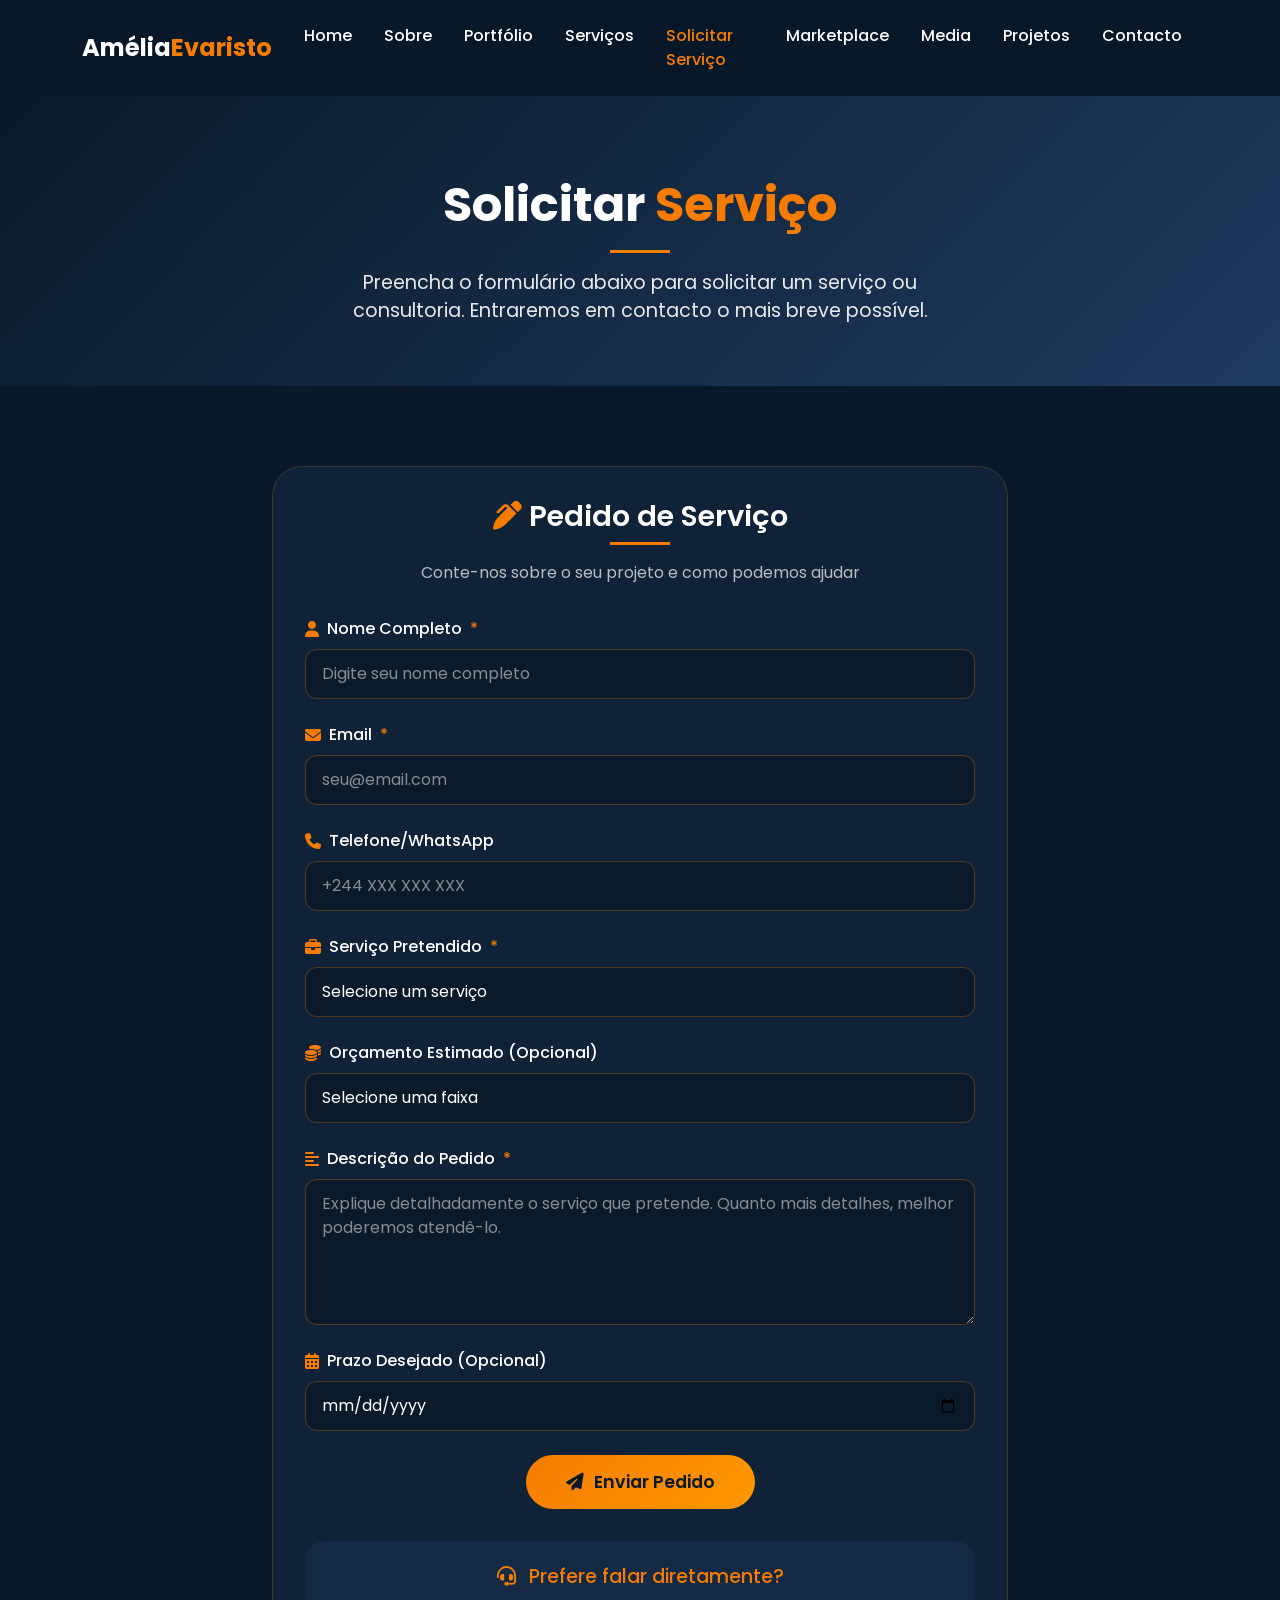
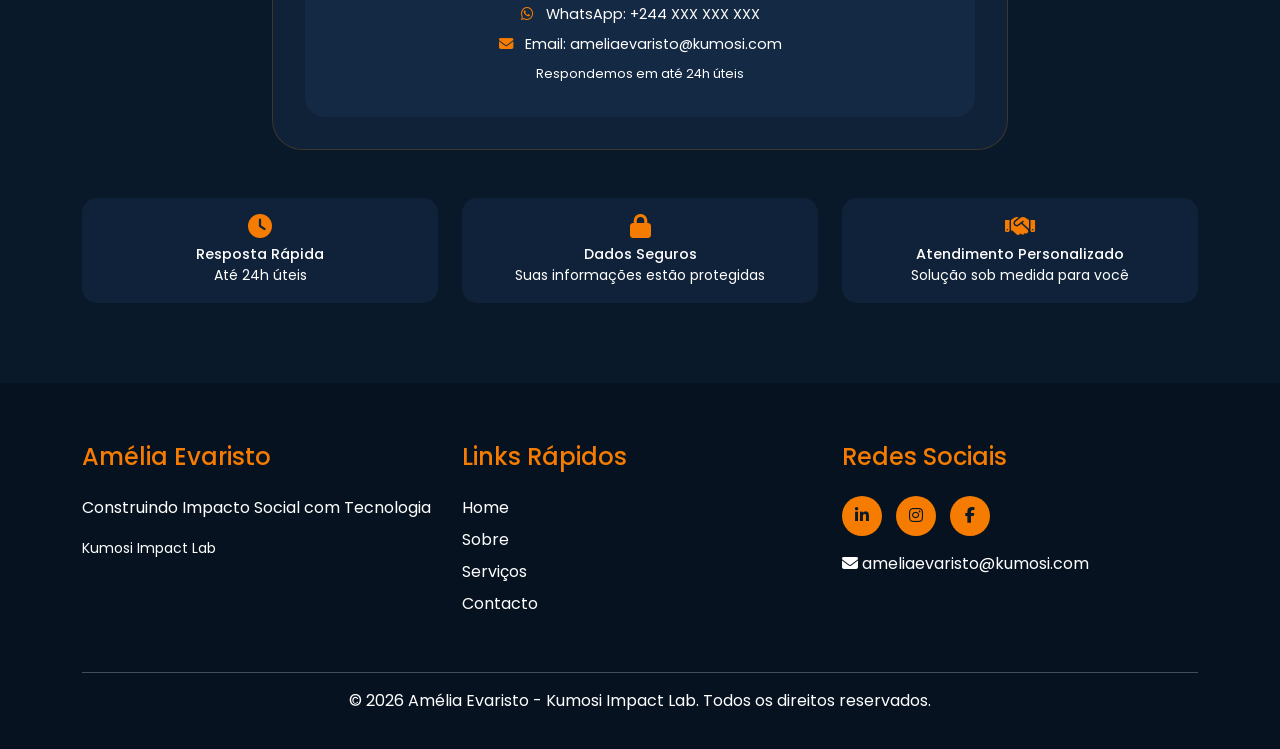
<file: amelia-portfólio/amelia-portfolio/solicitar-servico.html>
<!DOCTYPE html>
<html lang="pt">
<head>
<meta charset="UTF-8">
<meta name="viewport" content="width=device-width, initial-scale=1.0">
<title>Solicitar Serviço | Amélia Evaristo - Kumosi Impact Lab</title>

<!-- Meta tags -->
<meta name="description" content="Solicite serviços de consultoria social, formação, mentoria e gestão de projetos. Preencha o formulário e entraremos em contacto.">

<!-- Bootstrap CSS -->
<link href="https://cdn.jsdelivr.net/npm/bootstrap@5.3.2/dist/css/bootstrap.min.css" rel="stylesheet">

<!-- Google Fonts -->
<link href="https://fonts.googleapis.com/css2?family=Poppins:wght@300;400;500;600;700&display=swap" rel="stylesheet">

<!-- Font Awesome -->
<link rel="stylesheet" href="https://cdnjs.cloudflare.com/ajax/libs/font-awesome/6.5.1/css/all.min.css">

<!-- CSS Personalizado -->
<link rel="stylesheet" href="style.css">

<!-- Google Analytics -->
<script async src="https://www.googletagmanager.com/gtag/js?id=G-YXW7FHWN6Y"></script>
<script>
  window.dataLayer = window.dataLayer || [];
  function gtag(){dataLayer.push(arguments);}
  gtag('js', new Date());
  gtag('config', 'G-YXW7FHWN6Y');
</script>

<!-- PWA -->
<link rel="manifest" href="manifest.json">
<meta name="theme-color" content="#0a1929">

<style>
/* Estilos específicos do formulário */

/* Hero */
.form-hero {
    background: linear-gradient(135deg, var(--dark-blue) 0%, var(--blue-medium) 100%);
    padding: 80px 0 60px;
    text-align: center;
}

.form-hero h1 {
    font-size: 3rem;
    font-weight: 700;
    margin-bottom: 1rem;
}

.form-hero p {
    font-size: 1.2rem;
    opacity: 0.9;
    max-width: 600px;
    margin: 0 auto;
}

/* Seção do Formulário */
.form-section {
    padding: 80px 0;
}

.form-wrapper {
    background: rgba(30, 58, 95, 0.3);
    backdrop-filter: blur(10px);
    border-radius: 30px;
    padding: 2rem;
    border: 1px solid rgba(245, 124, 0, 0.2);
}

.form-title {
    text-align: center;
    margin-bottom: 2rem;
}

.form-title h2 {
    font-size: 1.8rem;
    font-weight: 600;
}

.form-title p {
    opacity: 0.7;
}

/* Campos do Formulário */
.form-group {
    margin-bottom: 1.5rem;
}

.form-label {
    font-weight: 500;
    margin-bottom: 0.5rem;
    display: flex;
    align-items: center;
    gap: 8px;
}

.form-label i {
    color: var(--orange);
}

.form-control, .form-select {
    background: rgba(10, 25, 41, 0.8);
    border: 1px solid rgba(245, 124, 0, 0.3);
    border-radius: 12px;
    padding: 12px 16px;
    color: var(--white);
    font-size: 1rem;
    transition: all 0.3s ease;
}

.form-control:focus, .form-select:focus {
    background: rgba(10, 25, 41, 0.9);
    border-color: var(--orange);
    box-shadow: 0 0 0 3px rgba(245, 124, 0, 0.2);
    color: var(--white);
}

.form-control::placeholder {
    color: rgba(255, 255, 255, 0.5);
}

textarea.form-control {
    resize: vertical;
    min-height: 120px;
}

/* Botão de Envio */
.btn-submit {
    background: linear-gradient(135deg, var(--orange), var(--orange-light));
    color: var(--dark-blue);
    padding: 14px 40px;
    border-radius: 40px;
    font-weight: 600;
    font-size: 1.1rem;
    border: none;
    transition: all 0.3s ease;
    display: inline-flex;
    align-items: center;
    gap: 10px;
}

.btn-submit:hover {
    transform: translateY(-3px);
    box-shadow: 0 10px 20px rgba(245, 124, 0, 0.3);
}

.btn-submit:disabled {
    opacity: 0.6;
    cursor: not-allowed;
    transform: none;
}

/* Informações de contacto */
.contact-info {
    background: rgba(30, 58, 95, 0.3);
    border-radius: 20px;
    padding: 1.5rem;
    margin-top: 2rem;
    text-align: center;
}

.contact-info h4 {
    font-size: 1.2rem;
    margin-bottom: 1rem;
    color: var(--orange);
}

.contact-info p {
    margin-bottom: 0.5rem;
    font-size: 0.9rem;
}

.contact-info i {
    color: var(--orange);
    margin-right: 8px;
}

/* Alertas */
.alert-custom {
    border-radius: 12px;
    padding: 1rem;
    margin-top: 1rem;
    border: none;
}

.alert-success-custom {
    background: rgba(40, 167, 69, 0.2);
    border: 1px solid #28a745;
    color: #28a745;
}

.alert-error-custom {
    background: rgba(220, 53, 69, 0.2);
    border: 1px solid #dc3545;
    color: #dc3545;
}

/* Loading Spinner */
.spinner {
    display: inline-block;
    width: 20px;
    height: 20px;
    border: 2px solid var(--dark-blue);
    border-top-color: transparent;
    border-radius: 50%;
    animation: spin 0.6s linear infinite;
}

@keyframes spin {
    to { transform: rotate(360deg); }
}

/* Informações adicionais */
.info-cards {
    margin-top: 3rem;
}

.info-card-item {
    background: rgba(30, 58, 95, 0.3);
    border-radius: 15px;
    padding: 1rem;
    text-align: center;
    transition: all 0.3s ease;
}

.info-card-item:hover {
    background: rgba(245, 124, 0, 0.1);
    transform: translateY(-5px);
}

.info-card-item i {
    font-size: 1.5rem;
    color: var(--orange);
    margin-bottom: 0.5rem;
}

.info-card-item h5 {
    font-size: 0.9rem;
    margin-bottom: 0;
}

/* Responsivo */
@media (max-width: 768px) {
    .form-hero h1 {
        font-size: 2rem;
    }
    
    .form-wrapper {
        padding: 1.5rem;
    }
    
    .form-title h2 {
        font-size: 1.5rem;
    }
    
    .btn-submit {
        width: 100%;
        justify-content: center;
    }
}

/* Animações */
@keyframes fadeIn {
    from {
        opacity: 0;
        transform: translateY(20px);
    }
    to {
        opacity: 1;
        transform: translateY(0);
    }
}

.form-wrapper {
    animation: fadeIn 0.5s ease-out;
}
</style>

</head>

<body>

<script>
if ("serviceWorker" in navigator) {
    navigator.serviceWorker.register("service-worker.js")
        .then(() => console.log("Service Worker ativo"))
        .catch(err => console.log("Erro:", err));
}
</script>

<!-- NAVBAR MELHORADA -->
<nav class="navbar navbar-expand-lg navbar-dark sticky-top">
    <div class="container">
        <a class="navbar-brand" href="index.html">
            <span class="brand-name">Amélia</span><span class="brand-orange">Evaristo</span>
        </a>

        <button class="navbar-toggler" type="button" data-bs-toggle="collapse" data-bs-target="#menu">
            <span class="navbar-toggler-icon"></span>
        </button>

        <div class="collapse navbar-collapse" id="menu">
            <ul class="navbar-nav ms-auto">
                <li class="nav-item"><a class="nav-link" href="index.html">Home</a></li>
                <li class="nav-item"><a class="nav-link" href="sobre.html">Sobre</a></li>
                <li class="nav-item"><a class="nav-link" href="portfolio.html">Portfólio</a></li>
                <li class="nav-item"><a class="nav-link" href="servicos.html">Serviços</a></li>
                <li class="nav-item"><a class="nav-link active" href="solicitar-servico.html">Solicitar Serviço</a></li>
                <li class="nav-item"><a class="nav-link" href="marketplace.html">Marketplace</a></li>
                <li class="nav-item"><a class="nav-link" href="media.html">Media</a></li>
                <li class="nav-item"><a class="nav-link" href="projetos.html">Projetos</a></li>
                <li class="nav-item"><a class="nav-link" href="contacto.html">Contacto</a></li>
            </ul>
        </div>
    </div>
</nav>

<!-- HERO MELHORADO -->
<section class="form-hero">
    <div class="container">
        <h1>Solicitar <span class="orange-text">Serviço</span></h1>
        <div class="orange-line mx-auto"></div>
        <p>Preencha o formulário abaixo para solicitar um serviço ou consultoria. Entraremos em contacto o mais breve possível.</p>
    </div>
</section>

<!-- FORMULÁRIO MELHORADO -->
<section class="form-section">
    <div class="container">
        <div class="row justify-content-center">
            <div class="col-lg-8">
                <div class="form-wrapper">
                    <div class="form-title">
                        <h2><i class="fas fa-pen-alt" style="color: var(--orange);"></i> Pedido de Serviço</h2>
                        <div class="orange-line mx-auto"></div>
                        <p>Conte-nos sobre o seu projeto e como podemos ajudar</p>
                    </div>

                    <form id="formServico">
                        <!-- Nome -->
                        <div class="form-group">
                            <label class="form-label" for="nome">
                                <i class="fas fa-user"></i> Nome Completo <span style="color: var(--orange);">*</span>
                            </label>
                            <input type="text" id="nome" name="nome" class="form-control" 
                                   placeholder="Digite seu nome completo" required>
                            <div class="invalid-feedback" id="nomeError"></div>
                        </div>

                        <!-- Email -->
                        <div class="form-group">
                            <label class="form-label" for="email">
                                <i class="fas fa-envelope"></i> Email <span style="color: var(--orange);">*</span>
                            </label>
                            <input type="email" id="email" name="email" class="form-control" 
                                   placeholder="seu@email.com" required>
                            <div class="invalid-feedback" id="emailError"></div>
                        </div>

                        <!-- Telefone -->
                        <div class="form-group">
                            <label class="form-label" for="telefone">
                                <i class="fas fa-phone"></i> Telefone/WhatsApp
                            </label>
                            <input type="tel" id="telefone" name="telefone" class="form-control" 
                                   placeholder="+244 XXX XXX XXX">
                        </div>

                        <!-- Tipo de Serviço -->
                        <div class="form-group">
                            <label class="form-label" for="servico">
                                <i class="fas fa-briefcase"></i> Serviço Pretendido <span style="color: var(--orange);">*</span>
                            </label>
                            <select id="servico" name="servico" class="form-select" required>
                                <option value="">Selecione um serviço</option>
                                <option value="Consultoria Social">📊 Consultoria Social</option>
                                <option value="Gestão de Projetos">📋 Gestão de Projetos</option>
                                <option value="Capacitação/Formação">🎓 Capacitação / Formação</option>
                                <option value="Inovação Social">💡 Inovação Social</option>
                                <option value="Organização de Eventos">📅 Organização de Eventos</option>
                                <option value="Projetos Educacionais">📚 Projetos Educacionais</option>
                                <option value="Mentoria">🤝 Mentoria</option>
                                <option value="Outro">🔧 Outro</option>
                            </select>
                            <div class="invalid-feedback" id="servicoError"></div>
                        </div>

                        <!-- Orçamento Estimado -->
                        <div class="form-group">
                            <label class="form-label" for="orcamento">
                                <i class="fas fa-coins"></i> Orçamento Estimado (Opcional)
                            </label>
                            <select id="orcamento" name="orcamento" class="form-select">
                                <option value="">Selecione uma faixa</option>
                                <option value="Até 50.000 Kz">Até 50.000 Kz</option>
                                <option value="50.000 - 150.000 Kz">50.000 - 150.000 Kz</option>
                                <option value="150.000 - 300.000 Kz">150.000 - 300.000 Kz</option>
                                <option value="Acima de 300.000 Kz">Acima de 300.000 Kz</option>
                                <option value="A definir">A definir</option>
                            </select>
                        </div>

                        <!-- Descrição -->
                        <div class="form-group">
                            <label class="form-label" for="descricao">
                                <i class="fas fa-align-left"></i> Descrição do Pedido <span style="color: var(--orange);">*</span>
                            </label>
                            <textarea id="descricao" name="descricao" class="form-control" 
                                      rows="5" placeholder="Explique detalhadamente o serviço que pretende. Quanto mais detalhes, melhor poderemos atendê-lo." required></textarea>
                            <div class="invalid-feedback" id="descricaoError"></div>
                        </div>

                        <!-- Prazo -->
                        <div class="form-group">
                            <label class="form-label" for="prazo">
                                <i class="fas fa-calendar-alt"></i> Prazo Desejado (Opcional)
                            </label>
                            <input type="date" id="prazo" name="prazo" class="form-control">
                        </div>

                        <!-- Botão Enviar -->
                        <div class="text-center">
                            <button type="submit" class="btn-submit" id="submitBtn">
                                <i class="fas fa-paper-plane"></i> Enviar Pedido
                            </button>
                        </div>

                        <div id="mensagem" class="text-center mt-4"></div>
                    </form>

                    <!-- Informações de Contacto Alternativo -->
                    <div class="contact-info">
                        <h4><i class="fas fa-headset"></i> Prefere falar diretamente?</h4>
                        <p><i class="fab fa-whatsapp"></i> WhatsApp: +244 XXX XXX XXX</p>
                        <p><i class="fas fa-envelope"></i> Email: ameliaevaristo@kumosi.com</p>
                        <p><small>Respondemos em até 24h úteis</small></p>
                    </div>
                </div>
            </div>
        </div>

        <!-- Cards de Informação -->
        <div class="info-cards">
            <div class="row g-4">
                <div class="col-md-4">
                    <div class="info-card-item">
                        <i class="fas fa-clock"></i>
                        <h5>Resposta Rápida</h5>
                        <small>Até 24h úteis</small>
                    </div>
                </div>
                <div class="col-md-4">
                    <div class="info-card-item">
                        <i class="fas fa-lock"></i>
                        <h5>Dados Seguros</h5>
                        <small>Suas informações estão protegidas</small>
                    </div>
                </div>
                <div class="col-md-4">
                    <div class="info-card-item">
                        <i class="fas fa-handshake"></i>
                        <h5>Atendimento Personalizado</h5>
                        <small>Solução sob medida para você</small>
                    </div>
                </div>
            </div>
        </div>
    </div>
</section>

<!-- FOOTER MELHORADO -->
<footer class="footer">
    <div class="container">
        <div class="row">
            <div class="col-md-4 mb-4">
                <h4>Amélia Evaristo</h4>
                <p>Construindo Impacto Social com Tecnologia</p>
                <p><small>Kumosi Impact Lab</small></p>
            </div>
            <div class="col-md-4 mb-4">
                <h4>Links Rápidos</h4>
                <ul>
                    <li><a href="index.html">Home</a></li>
                    <li><a href="sobre.html">Sobre</a></li>
                    <li><a href="servicos.html">Serviços</a></li>
                    <li><a href="contacto.html">Contacto</a></li>
                </ul>
            </div>
            <div class="col-md-4 mb-4">
                <h4>Redes Sociais</h4>
                <div class="social-links">
                    <a href="#" target="_blank"><i class="fab fa-linkedin-in"></i></a>
                    <a href="#" target="_blank"><i class="fab fa-instagram"></i></a>
                    <a href="#" target="_blank"><i class="fab fa-facebook-f"></i></a>
                </div>
                <p class="mt-3">
                    <i class="fas fa-envelope"></i> ameliaevaristo@kumosi.com
                </p>
            </div>
        </div>
        <div class="row">
            <div class="col-12 text-center">
                <hr>
                <p>&copy; 2026 Amélia Evaristo - Kumosi Impact Lab. Todos os direitos reservados.</p>
            </div>
        </div>
    </div>
</footer>

<script src="https://cdn.jsdelivr.net/npm/bootstrap@5.3.2/dist/js/bootstrap.bundle.min.js"></script>

<!-- Script Melhorado do Formulário -->
<script>
    const form = document.getElementById("formServico");
    const submitBtn = document.getElementById("submitBtn");
    const mensagemDiv = document.getElementById("mensagem");

    // Validação de email
    function validateEmail(email) {
        const re = /^[^\s@]+@[^\s@]+\.[^\s@]+$/;
        return re.test(email);
    }

    // Validação de telefone (opcional)
    function validatePhone(phone) {
        if (!phone) return true;
        const re = /^[\+\d\s\-\(\)]{9,}$/;
        return re.test(phone);
    }

    // Limpar erros
    function clearErrors() {
        document.querySelectorAll('.is-invalid').forEach(el => {
            el.classList.remove('is-invalid');
        });
        document.querySelectorAll('.invalid-feedback').forEach(el => {
            el.innerHTML = '';
        });
    }

    // Mostrar erro
    function showError(fieldId, message) {
        const field = document.getElementById(fieldId);
        const errorDiv = document.getElementById(`${fieldId}Error`);
        if (field) field.classList.add('is-invalid');
        if (errorDiv) errorDiv.innerHTML = message;
    }

    // Enviar formulário
    form.addEventListener("submit", async function(e) {
        e.preventDefault();
        
        // Limpar erros anteriores
        clearErrors();
        
        // Obter valores
        const nome = document.getElementById("nome").value.trim();
        const email = document.getElementById("email").value.trim();
        const telefone = document.getElementById("telefone").value.trim();
        const servico = document.getElementById("servico").value;
        const descricao = document.getElementById("descricao").value.trim();
        const orcamento = document.getElementById("orcamento").value;
        const prazo = document.getElementById("prazo").value;
        
        let isValid = true;
        
        // Validar nome
        if (!nome) {
            showError("nome", "Por favor, informe seu nome completo");
            isValid = false;
        } else if (nome.length < 3) {
            showError("nome", "Nome deve ter pelo menos 3 caracteres");
            isValid = false;
        }
        
        // Validar email
        if (!email) {
            showError("email", "Por favor, informe seu email");
            isValid = false;
        } else if (!validateEmail(email)) {
            showError("email", "Por favor, informe um email válido");
            isValid = false;
        }
        
        // Validar telefone (se informado)
        if (telefone && !validatePhone(telefone)) {
            showError("telefone", "Número de telefone inválido");
            isValid = false;
        }
        
        // Validar serviço
        if (!servico) {
            showError("servico", "Por favor, selecione um serviço");
            isValid = false;
        }
        
        // Validar descrição
        if (!descricao) {
            showError("descricao", "Por favor, descreva o serviço pretendido");
            isValid = false;
        } else if (descricao.length < 20) {
            showError("descricao", "Por favor, forneça mais detalhes (mínimo 20 caracteres)");
            isValid = false;
        }
        
        if (!isValid) {
            // Scroll para o primeiro erro
            const firstError = document.querySelector('.is-invalid');
            if (firstError) {
                firstError.scrollIntoView({ behavior: 'smooth', block: 'center' });
            }
            return;
        }
        
        // Mostrar loading
        const originalBtnText = submitBtn.innerHTML;
        submitBtn.innerHTML = '<span class="spinner"></span> Enviando...';
        submitBtn.disabled = true;
       





// No lugar do setTimeout, use:
const formData = new FormData(form);

try {
    const response = await fetch('backend/enviar-contato.php', {
        method: 'POST',
        body: formData
    });
    
    const result = await response.json();
    
    if (result.success) {
        msgDiv.innerHTML = `
            <div class="alert-success-custom">
                <i class="fas fa-check-circle"></i> 
                ${result.message}
            </div>
        `;
        form.reset();
    } else if (result.errors) {
        // Mostrar erros
        let errosHtml = '<div class="alert-danger-custom"><ul>';
        for (const [campo, erro] of Object.entries(result.errors)) {
            errosHtml += `<li>${erro}</li>`;
        }
        errosHtml += '</ul></div>';
        msgDiv.innerHTML = errosHtml;
    }
} catch (error) {
    msgDiv.innerHTML = '<div class="alert-danger-custom">Erro ao enviar. Tente novamente.</div>';
}


























    // Remover erro ao digitar
    document.querySelectorAll('.form-control, .form-select').forEach(field => {
        field.addEventListener('input', function() {
            this.classList.remove('is-invalid');
            const errorId = `${this.id}Error`;
            const errorDiv = document.getElementById(errorId);
            if (errorDiv) errorDiv.innerHTML = '';
        });
    });

    // Scroll automático se houver hash #formServico no URL
    window.addEventListener("load", () => {
        if(window.location.hash === "#formServico") {
            document.getElementById("formServico").scrollIntoView({ behavior: "smooth" });
        }
    });
</script>

</body>
</html>
</file>
<file: amelia-portfólio/amelia-portfolio/style.css>
/* VARIÁVEIS - SUAS CORES */
:root {
    --dark-blue: #0a1929;      /* Azul escuro - fundo principal */
    --blue-medium: #1e3a5f;     /* Azul médio - cards */
    --orange: #f57c00;          /* Laranja - destaque principal */
    --orange-light: #ff9800;    /* Laranja claro - hover */
    --white: #ffffff;           /* Branco - textos */
    --gray-light: #f5f7fa;      /* Cinza claro - fundos alternativos */
}

/* RESET E BASE */
* {
    margin: 0;
    padding: 0;
    box-sizing: border-box;
}

body {
    font-family: 'Poppins', sans-serif;
    background-color: var(--dark-blue);
    color: var(--white);
    overflow-x: hidden;
}

/* NAVBAR PERSONALIZADA */
.navbar {
    background-color: rgba(10, 25, 41, 0.95);
    backdrop-filter: blur(10px);
    padding: 1rem 0;
    transition: all 0.3s ease;
}

.navbar-brand {
    font-size: 1.5rem;
    font-weight: 700;
}

.brand-name {
    color: var(--white);
}

.brand-orange {
    color: var(--orange);
}

.navbar-nav .nav-link {
    color: var(--white);
    font-weight: 500;
    margin: 0 0.5rem;
    transition: color 0.3s ease;
}

.navbar-nav .nav-link:hover,
.navbar-nav .nav-link.active {
    color: var(--orange);
}

/* HERO SECTION */
.hero {
    min-height: 100vh;
    display: flex;
    align-items: center;
    background: linear-gradient(135deg, var(--dark-blue) 0%, var(--blue-medium) 100%);
    position: relative;
    overflow: hidden;
}

.hero-title {
    font-size: 3.5rem;
    font-weight: 700;
    margin-bottom: 1.5rem;
    line-height: 1.2;
}

.orange-text {
    color: var(--orange);
}

.hero-subtitle {
    font-size: 1.2rem;
    opacity: 0.9;
    margin-bottom: 2rem;
}

/* BOTÕES PERSONALIZADOS */
.btn-orange {
    background-color: var(--orange);
    color: var(--dark-blue);
    padding: 12px 30px;
    border-radius: 30px;
    font-weight: 600;
    text-decoration: none;
    transition: all 0.3s ease;
    border: none;
    display: inline-block;
}

.btn-orange:hover {
    background-color: var(--orange-light);
    transform: translateY(-3px);
    box-shadow: 0 10px 20px rgba(245, 124, 0, 0.3);
    color: var(--dark-blue);
}

.btn-outline-orange {
    border: 2px solid var(--orange);
    color: var(--white);
    padding: 10px 28px;
    border-radius: 30px;
    font-weight: 600;
    text-decoration: none;
    transition: all 0.3s ease;
    display: inline-block;
    margin-left: 1rem;
}

.btn-outline-orange:hover {
    background-color: var(--orange);
    color: var(--dark-blue);
    transform: translateY(-3px);
}

/* SEÇÕES GERAIS */
section {
    padding: 80px 0;
}

.section-title {
    font-size: 2.5rem;
    font-weight: 700;
    margin-bottom: 1rem;
}

.orange-line {
    width: 60px;
    height: 3px;
    background-color: var(--orange);
    margin: 0 auto 1rem;
}

.section-subtitle {
    color: var(--white);
    opacity: 0.8;
}

/* CARDS DE SERVIÇOS */
.service-card {
    background: rgba(30, 58, 95, 0.5);
    backdrop-filter: blur(10px);
    border-radius: 20px;
    padding: 2rem;
    text-align: center;
    transition: all 0.3s ease;
    border: 1px solid rgba(245, 124, 0, 0.2);
}

.service-card:hover {
    transform: translateY(-10px);
    border-color: var(--orange);
    box-shadow: 0 20px 40px rgba(0, 0, 0, 0.3);
}

.service-icon {
    font-size: 3rem;
    color: var(--orange);
    margin-bottom: 1rem;
}

.service-card h4 {
    margin-bottom: 1rem;
    font-size: 1.5rem;
}

/* CARDS DE PROJETOS */
.project-card {
    background: linear-gradient(135deg, var(--blue-medium), var(--dark-blue));
    border-radius: 20px;
    height: 300px;
    display: flex;
    align-items: center;
    justify-content: center;
    text-align: center;
    transition: all 0.3s ease;
    cursor: pointer;
}

.project-card:hover {
    transform: translateY(-10px);
    box-shadow: 0 20px 40px rgba(0, 0, 0, 0.3);
}

.project-overlay {
    padding: 2rem;
}

.project-overlay h4 {
    color: var(--orange);
    margin-bottom: 1rem;
}

.btn-small {
    background-color: var(--orange);
    color: var(--dark-blue);
    padding: 8px 20px;
    border-radius: 20px;
    text-decoration: none;
    font-size: 0.9rem;
    display: inline-block;
    margin-top: 1rem;
    transition: all 0.3s ease;
}

.btn-small:hover {
    background-color: var(--orange-light);
    transform: scale(1.05);
}

/* SEÇÃO CTA */
.cta {
    background: linear-gradient(135deg, var(--orange), var(--orange-light));
    color: var(--dark-blue);
    text-align: center;
    border-radius: 0;
}

.cta h2 {
    font-size: 2.5rem;
    font-weight: 700;
    margin-bottom: 1rem;
}

.cta p {
    font-size: 1.2rem;
    margin-bottom: 2rem;
}

.cta .btn-orange {
    background-color: var(--dark-blue);
    color: var(--white);
}

.cta .btn-orange:hover {
    background-color: var(--dark-blue);
    transform: translateY(-3px);
    box-shadow: 0 10px 20px rgba(0, 0, 0, 0.2);
}

/* FOOTER */
.footer {
    background-color: #061220;
    padding: 60px 0 20px;
    color: var(--white);
}

.footer h4 {
    color: var(--orange);
    margin-bottom: 1.5rem;
}

.footer ul {
    list-style: none;
    padding: 0;
}

.footer ul li {
    margin-bottom: 0.5rem;
}

.footer ul li a {
    color: var(--white);
    text-decoration: none;
    transition: color 0.3s ease;
}

.footer ul li a:hover {
    color: var(--orange);
}

.social-links a {
    display: inline-block;
    width: 40px;
    height: 40px;
    background-color: var(--orange);
    color: var(--dark-blue);
    border-radius: 50%;
    text-align: center;
    line-height: 40px;
    margin-right: 10px;
    transition: all 0.3s ease;
}

.social-links a:hover {
    transform: translateY(-3px);
    background-color: var(--orange-light);
}

/* RESPONSIVIDADE */
@media (max-width: 768px) {
    .hero-title {
        font-size: 2rem;
    }
    
    .hero-subtitle {
        font-size: 1rem;
    }
    
    .section-title {
        font-size: 2rem;
    }
    
    .btn-outline-orange {
        margin-left: 0;
        margin-top: 1rem;
    }
    
    section {
        padding: 50px 0;
    }
    
    .hero-content {
        text-align: center;
        margin-bottom: 2rem;
    }
}

/* ANIMAÇÕES */
@keyframes fadeInUp {
    from {
        opacity: 0;
        transform: translateY(30px);
    }
    to {
        opacity: 1;
        transform: translateY(0);
    }
}

.hero-content, .hero-image {
    animation: fadeInUp 0.8s ease-out;
}



/* ===== PÁGINA SOBRE ===== */

/* Page Hero */
.page-hero {
    padding: 100px 0 80px;
    background: linear-gradient(135deg, var(--dark-blue) 0%, var(--blue-medium) 100%);
    text-align: center;
}

.page-hero-title {
    font-size: 3rem;
    font-weight: 700;
    margin-bottom: 1.5rem;
}

.page-hero-subtitle {
    font-size: 1.2rem;
    opacity: 0.9;
    max-width: 600px;
    margin: 0 auto;
}

/* Bio Section */
.bio-section {
    padding: 80px 0;
    background-color: var(--dark-blue);
}

.bio-image-wrapper {
    position: relative;
    display: inline-block;
}

.bio-image {
    border-radius: 20px;
    box-shadow: 0 20px 40px rgba(0, 0, 0, 0.3);
    border: 3px solid var(--orange);
    transition: transform 0.3s ease;
}

.bio-image:hover {
    transform: scale(1.02);
}

.social-badge {
    position: absolute;
    bottom: -15px;
    right: -15px;
    background: var(--orange);
    width: 50px;
    height: 50px;
    border-radius: 50%;
    display: flex;
    align-items: center;
    justify-content: center;
    color: var(--dark-blue);
    font-size: 1.5rem;
    box-shadow: 0 5px 15px rgba(0, 0, 0, 0.2);
}

.bio-title {
    font-size: 2rem;
    font-weight: 700;
    margin-bottom: 1rem;
}

.bio-text {
    font-size: 1rem;
    line-height: 1.8;
    margin-bottom: 1.5rem;
    opacity: 0.9;
}

.bio-info {
    background: rgba(30, 58, 95, 0.5);
    border-radius: 15px;
    padding: 1.5rem;
    border: 1px solid rgba(245, 124, 0, 0.2);
}

.info-item {
    display: flex;
    align-items: center;
    gap: 10px;
    font-size: 0.9rem;
}

.info-item i {
    color: var(--orange);
    font-size: 1.2rem;
}

/* Values Section */
.values-section {
    padding: 80px 0;
    background: linear-gradient(135deg, var(--blue-medium) 0%, var(--dark-blue) 100%);
}

.value-card {
    background: rgba(10, 25, 41, 0.7);
    backdrop-filter: blur(10px);
    border-radius: 20px;
    padding: 2rem;
    text-align: center;
    transition: all 0.3s ease;
    border: 1px solid rgba(245, 124, 0, 0.2);
    height: 100%;
}

.value-card:hover {
    transform: translateY(-10px);
    border-color: var(--orange);
    box-shadow: 0 20px 40px rgba(0, 0, 0, 0.3);
}

.value-icon {
    width: 70px;
    height: 70px;
    background: rgba(245, 124, 0, 0.1);
    border-radius: 50%;
    display: flex;
    align-items: center;
    justify-content: center;
    margin: 0 auto 1.5rem;
}

.value-icon i {
    font-size: 2rem;
    color: var(--orange);
}

.value-card h4 {
    font-size: 1.5rem;
    margin-bottom: 1rem;
    color: var(--orange);
}

/* Skills Section */
.skills-section {
    padding: 80px 0;
    background-color: var(--dark-blue);
}

.skill-item {
    background: rgba(30, 58, 95, 0.5);
    border-radius: 15px;
    padding: 1.5rem;
    text-align: center;
    transition: all 0.3s ease;
    border: 1px solid rgba(245, 124, 0, 0.2);
}

.skill-item:hover {
    transform: translateY(-5px);
    border-color: var(--orange);
    background: rgba(245, 124, 0, 0.1);
}

.skill-item i {
    font-size: 2.5rem;
    color: var(--orange);
    margin-bottom: 1rem;
}

.skill-item h5 {
    font-size: 1rem;
    margin: 0;
}

/* CTA Section */
.cta-section {
    padding: 80px 0;
    background: linear-gradient(135deg, var(--orange), var(--orange-light));
    color: var(--dark-blue);
}

.cta-section h3 {
    font-size: 2rem;
    font-weight: 700;
    margin-bottom: 1rem;
}

.cta-section p {
    font-size: 1.1rem;
    opacity: 0.9;
}

.cta-section .btn-orange {
    background-color: var(--dark-blue);
    color: var(--white);
}

.cta-section .btn-orange:hover {
    background-color: var(--dark-blue);
    transform: translateY(-3px);
    box-shadow: 0 10px 20px rgba(0, 0, 0, 0.2);
}

/* Responsivo para Sobre */
@media (max-width: 768px) {
    .page-hero-title {
        font-size: 2rem;
    }
    
    .bio-title {
        font-size: 1.5rem;
        text-align: center;
    }
    
    .orange-line {
        margin: 0 auto 1rem;
    }
    
    .bio-text {
        text-align: center;
    }
    
    .value-card {
        margin-bottom: 1rem;
    }
    
    .cta-section h3 {
        font-size: 1.5rem;
    }
}
</file>
